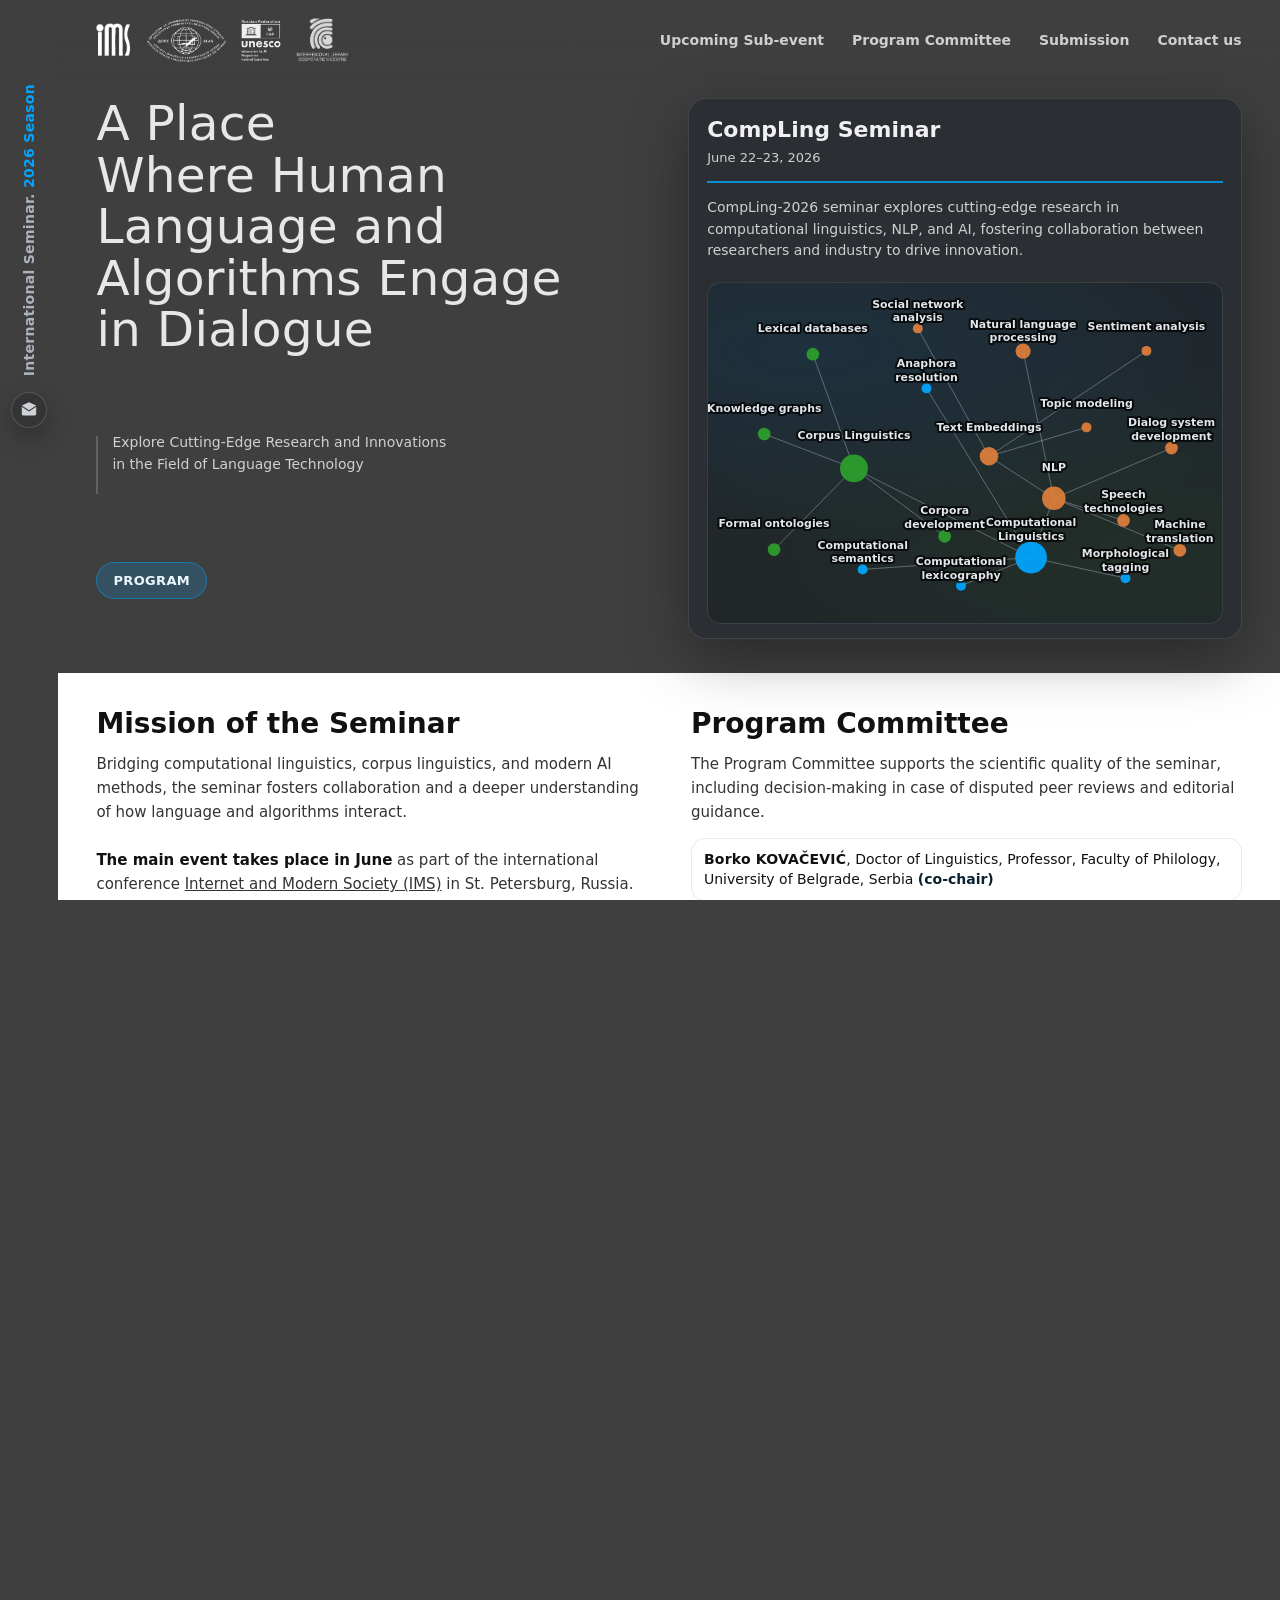
<file: index.html>
<!doctype html>
<html lang="en">
<head>
  <meta charset="utf-8"/>
  <meta name="viewport" content="width=device-width,initial-scale=1"/>
  <title>Seminar CompLing</title>
  <script src="d3.v7.min.js"></script>

  <style>
    :root{
      --bg:#3f3f3f;
      --fg:#eaeaea;
      --muted:#cfcfcf;
      --muted2:#9aa3ad;
      --panel: rgba(40,44,50,.82);

      --blue:#00A6FF;
      --green:#2CA02C;
      --orange:#DF7F3B;

      --pad: clamp(16px, 3vw, 42px);
      --radius: 18px;
      --shadow: 0 18px 60px rgba(0,0,0,.35);

      --railW: 58px;
      --heroTop: 84px;
    }

    *{ box-sizing:border-box; }
    html, body { height:100%; overflow-x:hidden; }
    body{
      margin:0;
      font-family: system-ui, -apple-system, Segoe UI, Roboto, Arial, sans-serif;
      background: var(--bg);
      color: var(--fg);
    }
    a{ color: inherit; }
    a:hover{ text-decoration: underline; }

    /* ===== Left rail ===== */
    .rail{
      position: fixed;
      left: 0;
      top: var(--heroTop);
      width: var(--railW);
      height: calc(100vh - var(--heroTop));
      z-index: 20;
      display:flex;
      align-items:flex-start;
      justify-content:center;
      pointer-events:none;
    }
    .rail__stack{
      display:flex;
      flex-direction: column;
      align-items: center;
      gap: 16px;
      pointer-events:auto;
    }
    

    .rail__label{
      writing-mode: vertical-rl;
      transform: rotate(180deg);
      font-weight: 700;
      letter-spacing: .3px;
      font-size: 14px;
      color: rgba(185,192,204,.90);
      user-select:none;
    }
    .rail__label span{ color: var(--blue); font-weight: 800; }
    .rail__mail{
      width: 36px;
      height: 36px;
      border-radius: 999px;
      display:grid;
      place-items:center;
      border: 1px solid rgba(255,255,255,.16);
      background: rgba(0,0,0,.16);
      box-shadow: 0 10px 24px rgba(0,0,0,.25);
      transition: transform .12s ease, opacity .12s ease;
      text-decoration:none;
    }
    .rail__mail:hover{ transform: translateY(-1px); text-decoration:none; }
    .rail__mail:active{ transform: translateY(0); opacity:.92; }
    .rail__mail svg{ width: 18px; height: 18px; opacity: .9; }

    /* ===== Top nav ===== */
    .nav{
      position: sticky;
      top: 0;
      z-index: 10;
      padding: 18px var(--pad);
      margin-left: var(--railW);
      background: linear-gradient(180deg, rgba(63,63,63,.96), rgba(63,63,63,0));
      backdrop-filter: blur(2px);
    }
    .nav__inner{
      display:flex;
      align-items: center;
      justify-content: space-between;
      gap: 28px;
      font-weight: 650;
      color: var(--muted);
      font-size: 14px;
      flex-wrap: wrap;
    }
    .nav__inner-sec{
      display:flex;
      justify-content:flex-end;
      gap: 28px;
      font-weight: 650;
      color: var(--muted);
      font-size: 14px;
      flex-wrap: wrap;
    }
    .nav__logos{
  display: flex;
  align-items: center;
  gap: 14px;
  margin-right: 24px;
  flex: 0 0 auto;
}

.nav__logos img{
  height: 44px;
  width: auto;
  object-fit: contain;
  display: block;
}
    .nav__inner a{
      text-decoration:none;
      color: var(--muted);
      white-space: nowrap;
    }
    .nav__inner a:hover{ text-decoration: underline; }

    /* ===== HERO ===== */
    .hero{
      margin-left: var(--railW);
      padding: 18px var(--pad) 34px;
      display:grid;
      grid-template-columns: minmax(340px, 1fr) minmax(420px, 1fr);
      grid-template-areas:
        "title panel"
        "sub   panel"
        "cta   panel";
      column-gap: clamp(18px, 3vw, 40px);
      row-gap: 18px;
      align-items:start;
    }
    .hero > *{ min-width:0; }

    .utpTitle{ grid-area:title; max-width: 860px; }
    .utpSub{ grid-area:sub; max-width: 760px; }
    .utpCta{ grid-area:cta; max-width: 760px; }
    .panel{ grid-area:panel; }

    .utpTitle h1{
      margin: 0;
      font-weight: 300;
      letter-spacing: .2px;
      line-height: 1.06;
      font-size: clamp(38px, 3.8vw, 64px);
      color: #e7e7e7;
      text-wrap: balance;
    }

    .subrow{
      margin-top: clamp(10px, 2.2vw, 18px);
      display:flex;
      gap: 14px;
      align-items:flex-start;
      max-width: 640px;
    }
    .subrow .bar{
      width: 2px;
      height: 58px;
      background: rgba(255,255,255,.18);
      margin-top: 4px;
      flex: 0 0 auto;
    }
    .subrow .txt{
      font-size: 14px;
      line-height: 1.55;
      color: #d0d0d0;
    }

    .cta{
      margin-top: 10px;
      display:flex;
      flex-direction: column;
      gap: 8px;
    }
    .cta-btn{
      width: max-content;
      background: transparent;
      border: 0;
      padding: 10px 0 8px;
      cursor: pointer;
      color: #e7e7e7;
      font-weight: 850;
      letter-spacing: .35px;
      text-transform: uppercase;
      font-size: 13px;
      border-bottom: 2px solid var(--blue);
      transition: transform .12s ease, opacity .12s ease;
    }
    .cta-btn:hover{ transform: translateY(-1px); }
    .cta-btn:active{ transform: translateY(0px); opacity:.9; }
    .cta-note{
      font-size: 12px;
      color: var(--muted2);
    }

    /* Right panel */
    .panel{
      width: 100%;
      max-width: 100%;
      background: var(--panel);
      border-radius: var(--radius);
      box-shadow: var(--shadow);
      border: 1px solid rgba(255,255,255,.10);
      padding: 18px 18px 14px;
      display:flex;
      flex-direction: column;
      gap: 10px;
      min-width:0;
    }
    .panel h2{
      margin: 0;
      font-size: 22px;
      font-weight: 850;
      color:#f0f0f0;
    }
    .panel .date{
      margin-top: -2px;
      font-size: 13px;
      color: var(--muted);
    }
    .panel .rule{
      margin-top: 6px;
      height: 2px;
      width: 100%;
      background: var(--blue);
      opacity: .8;
    }
    .panel .desc{
      margin-top: 4px;
      font-size: 14px;
      line-height: 1.55;
      color: var(--muted);
    }

    .graphCard{
      margin-top: 10px;
      border-radius: calc(var(--radius) - 4px);
      overflow: hidden;
      border: 1px solid rgba(255,255,255,.10);
      background: radial-gradient(900px 320px at 20% 20%, rgba(0,166,255,.10), transparent 60%),
                  radial-gradient(900px 320px at 80% 80%, rgba(44,160,44,.08), transparent 60%),
                  rgba(16,18,22,.35);
      height: clamp(320px, 38vh, 420px);
      position: relative;
      max-width:100%;
    }
    .graphCard svg{
      width:100%;
      height:100%;
      display:block;
      touch-action:none;
      max-width:100%;
    }

    .g-link{ stroke: rgba(190,200,210,.40); stroke-width: 1; }
    .g-node{ cursor: grab; }
    .g-node:active{ cursor: grabbing; }
    .g-label{
      font-size: 12px;
      font-weight: 650;
      fill: rgba(238,242,247,.95);
      paint-order: stroke fill;
      stroke: rgba(0,0,0,.70);
      stroke-width: 4.2px;
      stroke-linejoin: round;
      pointer-events:none;
      user-select:none;
    }

    /* ===== Responsive ===== */
    @media (max-width: 980px){
      :root{ --heroTop: 76px; }

      .hero{
        grid-template-columns: 1fr;
        grid-template-areas:
          "title"
          "panel"
          "cta"
          "sub";
        row-gap: 16px;
        padding-bottom: 46px;
      }

      .utpSub{ display:none; }

      .graphCard{
        height: min(560px, 56vh);
        min-height: 360px;
      }
    }

    @media (max-width: 520px){
      :root{
        --railW: 46px;
        --heroTop: 70px;
      }
      .nav{ padding: 14px var(--pad); }
      .nav__inner{ gap: 16px; font-size: 13px; }
      .g-label{ font-size: 11px; }
    }

    /* ===== Content sections ===== */
    .section{
      background:#fff;
      color:#111;
      padding: 34px var(--pad);
      margin-left: var(--railW);
      overflow-x: clip;
    }

    .section__inner{
      max-width: none;
      margin: 0;
      width: 100%;
      display:grid;
      grid-template-columns: 1fr minmax(420px, 1fr);
      gap: 44px;
      align-items: start;
    }

    .section h2{
      margin:0 0 12px;
      font-size: 28px;
      font-weight: 850;
    }

    .copy{
      margin:0;
      color:#333;
      line-height:1.6;
      font-size: 15px;
    }
    .copy b{ color:#111; }

    .copy,
    .timeline-subtitle,
    .timeline-content p,
    .contact__copy{
      overflow-wrap: anywhere;
      word-break: break-word;
    }

    a.link-pill{
      display: inline-flex;
      align-items: baseline;
      gap: 8px;
      padding: 4px 10px;
      border-radius: 999px;
      text-decoration: none;
      font-weight: 800;
      border: 1px solid rgba(0,0,0,.10);
      background: rgba(0,166,255,.06);
      color: #0b2233;
      transform: translateY(-1px);
    }
    a.link-pill:hover{
      background: rgba(0,166,255,.10);
      border-color: rgba(0,0,0,.12);
      text-decoration: none;
    }
    a.link-pill:active{ opacity:.92; }

    @media (max-width: 520px){
      a.link-pill{
        display: inline;
        padding: 0;
        border: 0;
        background: transparent;
        border-radius: 0;
        font-weight: 800;
        color: var(--blue);
        text-decoration: underline;
        text-underline-offset: 3px;
      }
    }

    /* ===== Cards ===== */
    .infoCard{
      width: 100%;
      background: #f6f6f6;
      border-radius: 18px;
      padding: 22px 22px 18px;
      border: 1px solid rgba(0,0,0,.08);
      max-width: 100%;
      position: relative;
      overflow: hidden;
    }
    .infoCard::before{
      content:"";
      position:absolute;
      inset: 0;
      background:
        radial-gradient(900px 320px at 20% 20%, rgba(0,166,255,.08), transparent 60%),
        radial-gradient(900px 320px at 80% 80%, rgba(44,160,44,.06), transparent 60%);
      pointer-events:none;
    }
    .infoCard > *{ position: relative; }

    .infoCard-title{
      margin:0;
      font-size: 22px;
      font-weight: 900;
      color:#111;
      letter-spacing: .2px;
    }
    .infoCard-rule{
      margin-top: 10px;
      height: 2px;
      width: 100%;
      background: var(--blue);
      opacity: .8;
    }
    .infoCard-copy{
      margin: 10px 0 0;
      color:#333;
      line-height:1.55;
      font-size: 14px;
    }

    .people{
      margin: 14px 0 0;
      padding: 0;
      list-style: none;
      display: grid;
      gap: 10px;
      max-width: 100%;
    }
    .people li{
      padding: 10px 12px;
      border-radius: 14px;
      border: 1px solid rgba(0,0,0,.08);
      background: rgba(255,255,255,.70);
      color:#111;
      line-height: 1.45;
      font-size: 14px;
    }
    .people b{
      font-weight: 900;
      letter-spacing: .2px;
    }

    .bullets{
      margin: 12px 0 0;
      padding-left: 18px;
      color:#333;
      line-height: 1.6;
      font-size: 15px;
    }
    .bullets li{ margin: 8px 0; }

    .asideStack{
      display: grid;
      gap: 16px;
      align-content: start;
    }

    /* ===== Program Committee: arrow pager ===== */
    .pcPager{
      display:flex;
      align-items:center;
      justify-content: space-between;
      gap: 10px;
      margin-top: 12px;
      max-width: 100%;
    }
    .pcPager__btn{
      appearance:none;
      border: 1px solid rgba(0,0,0,.12);
      background: rgba(255,255,255,.78);
      color:#111;
      border-radius: 999px;
      width: 42px;
      height: 42px;
      display:grid;
      place-items:center;
      cursor:pointer;
      transition: transform .12s ease, opacity .12s ease;
      flex: 0 0 auto;
    }
    .pcPager__btn:hover{ transform: translateY(-1px); }
    .pcPager__btn:active{ transform: translateY(0); opacity: .92; }
    .pcPager__btn:disabled{
      opacity: .45;
      cursor: default;
      transform: none;
    }
    .pcPager__btn svg{ width: 18px; height: 18px; }
    .pcPager__meta{
      font-size: 13px;
      color:#444;
      font-weight: 750;
      letter-spacing: .2px;
      text-align:center;
      flex: 1 1 auto;
      user-select:none;
    }

    /* ===== Timeline card (Zakharov.Day) ===== */
    .timeline{
      width: 100%;
      background: #f6f6f6;
      border-radius: 18px;
      padding: 22px 22px 18px;
      border: 1px solid rgba(0,0,0,.08);
      max-width: 100%;
    }
    .timeline-title{
      margin:0;
      font-size: 40px;
      line-height: 1.05;
      letter-spacing:.2px;
      color: #2bbf3b;
    }

    .timeline-subtitle{
      margin: 12px 0 0;
      color:#333;
      line-height:1.6;
      font-size: 15px;
    }
    .timeline-section-title{
      margin: 16px 0 10px;
      font-size: 16px;
      font-weight: 850;
      color:#111;
    }
    .timeline-event{
      display:grid;
      grid-template-columns: 18px 1fr;
      gap: 12px;
      align-items:flex-start;
      padding: 10px 0;
    }
    .timeline-point{
      width: 10px;
      height: 10px;
      border-radius: 999px;
      background: #2bbf3b;
      margin-top: 6px;
    }
    .timeline-content .timeline-date{
      font-weight: 850;
      color:#111;
      font-size: 14px;
      margin-bottom: 2px;
    }
    .timeline-content p{
      margin:0;
      color:#333;
      line-height:1.55;
      font-size: 14px;
    }
    .button--alternate{
      display:inline-block;
      margin-top: 10px;
      padding: 10px 14px;
      border-radius: 999px;
      border: 1px solid rgba(0,0,0,.12);
      background: #fff;
      color:#111;
      font-weight: 800;
      text-decoration:none;
      transition: transform .12s ease, opacity .12s ease;
      max-width: 100%;
    }
    .button--alternate:hover{ text-decoration:none; transform: translateY(-1px); }
    .button--alternate:active{ transform: translateY(0px); opacity:.9; }

    @media (max-width: 980px){
      .section__inner{
        grid-template-columns: 1fr;
        gap: 26px;
      }
      .timeline-title{ font-size: 34px; }
    }

    /* ===== Mobile: remove rail offset so nothing "sticks to the right" ===== */
    @media (max-width: 720px){
      .rail{ display:none; }
      .nav, .hero, .section, .contact{ margin-left: 0 !important; }
    }

    /* ===== Contact section ===== */
    .contact{
      margin-left: var(--railW);
      background: var(--bg);
      color: var(--fg);
      padding: 64px var(--pad);
      overflow-x: clip;
    }
    .contact__inner{
      max-width: 900px;
      margin: 0 auto;
      background: var(--panel);
      border: 1px solid rgba(255,255,255,.10);
      border-radius: 18px;
      box-shadow: var(--shadow);
      padding: 26px;
      max-width: 100%;
    }
    .contact h2{
      margin:0 0 10px;
      font-size: 28px;
      font-weight: 850;
    }
    .contact__copy{
      margin:0 0 18px;
      color: rgba(238,242,247,.85);
      line-height: 1.55;
      font-size: 14px;
    }
    .form{
      display:grid;
      grid-template-columns: 1fr 1fr;
      gap: 14px;
      max-width: 100%;
    }
    .form .full{ grid-column: 1 / -1; }
    label{
      display:block;
      font-size: 13px;
      color: rgba(238,242,247,.82);
      margin-bottom: 6px;
      font-weight: 650;
    }
    input, textarea{
      width: 100%;
      border-radius: 12px;
      border: 1px solid rgba(255,255,255,.14);
      background: rgba(0,0,0,.20);
      padding: 10px 12px;
      color: #f1f1f1;
      outline: none;
      font-size: 14px;
      max-width: 100%;
    }
    textarea{ resize: vertical; min-height: 120px; }
    input:focus, textarea:focus{ border-color: rgba(0,166,255,.55); }
    .submitRow{
      grid-column: 1 / -1;
      display:flex;
      justify-content:flex-start;
      align-items:center;
      gap: 12px;
      margin-top: 6px;
      flex-wrap: wrap;
    }
    .button--white{
      padding: 10px 16px;
      border-radius: 999px;
      border: 0;
      cursor:pointer;
      background: #fff;
      color:#111;
      font-weight: 850;
      transition: transform .12s ease, opacity .12s ease;
      max-width: 100%;
    }
    .button--white:hover{ transform: translateY(-1px); }
    .button--white:active{ transform: translateY(0); opacity:.92; }

    @media (max-width: 720px){
      .form{ grid-template-columns: 1fr; }
    }

    @media (max-width: 520px){
      .section, .contact{
        padding-left: 16px;
        padding-right: 16px;
      }
      .contact__inner{ padding: 18px; }
      .timeline{ padding: 18px; }
      .infoCard{ padding: 18px; }
      .people li{ padding: 10px 10px; }
    }

    /* Popup */
    .popup.hidden{ display:none; }
    .popup{
      position: fixed;
      inset: 0;
      background: rgba(0,0,0,.55);
      display:grid;
      place-items:center;
      z-index: 50;
      padding: 16px;
    }
    .popup-content{
      width: min(520px, 100%);
      background: #fff;
      color: #111;
      border-radius: 18px;
      box-shadow: 0 30px 90px rgba(0,0,0,.45);
      padding: 20px 20px 18px;
      position: relative;
    }
    .close-button{
      position:absolute;
      right: 14px;
      top: 10px;
      font-size: 26px;
      line-height: 1;
      cursor:pointer;
      color:#666;
      user-select:none;
    }
    .popup-text h2{
      margin: 0 0 6px;
      font-size: 20px;
      font-weight: 900;
    }
    .popup-text p{
      margin: 0 0 14px;
      color:#333;
      line-height: 1.5;
      font-size: 14px;
    }
    .okIcon{
      width: 44px;
      height: 44px;
      border-radius: 999px;
      display:grid;
      place-items:center;
      background: rgba(44,160,44,.12);
      border: 1px solid rgba(44,160,44,.25);
      color: #2CA02C;
      font-weight: 900;
      font-size: 22px;
    }

    .cta--dual{
  gap: 12px;
}

.cta-btn{
  display: inline-block;
  width: max-content;

  padding: 10px 16px;
  border-radius: 999px;

  font-size: 13px;
  font-weight: 850;
  letter-spacing: .35px;
  text-transform: uppercase;

  border: 1px solid transparent;
  text-decoration: none;
  cursor: pointer;

  transition: transform .12s ease, opacity .12s ease, background .12s ease;
}

.cta-btn:hover{ transform: translateY(-1px); }
.cta-btn:active{ transform: translateY(0); opacity:.9; }

/* Zakharov.Day — зелёная */
.cta-btn--green{
  background: rgba(44,160,44,.18);
  border-color: rgba(44,160,44,.45);
  color: #eaffea;
}

.cta-btn--green:hover{
  background: rgba(44,160,44,.28);
}

/* Main event submission — голубая */
.cta-btn--blue{
  background: rgba(0,166,255,.18);
  border-color: rgba(0,166,255,.45);
  color: #eaf6ff;
}

.cta-btn--blue:hover{
  background: rgba(0,166,255,.28);
}

 

  </style>
</head>

<body>
  <!-- Left rail -->
  <aside class="rail" aria-label="Left rail">
    <div class="rail__stack">
      <div class="rail__label">International Seminar. <span> 2026 Season</span></div>
      
      <a class="rail__mail" href="mailto:ims-compling@yandex.ru" title="ims-compling@yandex.ru" aria-label="Email ims-compling@yandex.ru">
        <svg xmlns="http://www.w3.org/2000/svg" viewBox="0 0 20 20" fill="rgba(238,242,247,.92)" aria-hidden="true">
          <path d="M2,6.5 L2,14.5 C2,15.328 2.672,16 3.5,16 L16.5,16 C17.328,16 18,15.328 18,14.5 L18,6.5 L10,11.75 L2,6.5 Z M2,5 L10,10.25 L18,5 L10,1.25 L2,5 Z"/>
        </svg>
      </a>
    </div>
  </aside>

  <!-- Top nav -->
  <div class="nav">
    <div class="nav__inner">
      <div class="nav__logos" aria-label="Organisers">
  <img src="ims-logo.png" alt="IMS">
  <img src="DPLS.png" alt="DPLS">
  <img src="./UNESCO_bw.png" alt="UNESCO">
  <img src="./mcbs_bw.png" alt="UNESCO">
</div> 
<div class="nav__inner-sec">
      <a href="#dates">Upcoming Sub-event</a>
      <a href="#committee">Program Committee</a>
      <a href="#submission">Submission</a>
      <a href="#contact">Contact us</a></div>
    </div>
  </div>

  <!-- Hero -->
  <main class="hero">
    <section class="utpTitle">
      <h1>
        A Place<br/>
        Where Human<br/>
        Language and<br/>
        Algorithms Engage<br/>
        in Dialogue
      </h1>
    </section>

    <section class="utpSub">
      <div class="subrow">
        <div class="bar"></div>
        <div class="txt">
          Explore Cutting-Edge Research and Innovations<br/>
          in the Field of Language Technology
        </div>
      </div>
    </section>

    <section class="utpCta">
      <div class="cta cta--dual">
        <!--
        <button class="cta-btn cta-btn--green" id="ctaAttend" type="button">
          Attend Zakharov.Day (March)
        </button>
        -->

        <a class="cta-btn cta-btn--blue"
           href="IMS-2026_CompLing_schedule.html">
           Program
        </a>
      </div>

    </section>

    <aside class="panel" aria-label="Seminar panel">
      <h2>CompLing Seminar</h2>
      <div class="date">June 22–23, 2026</div>
      <div class="rule"></div>
      <div class="desc">
        CompLing-2026 seminar explores cutting-edge research in computational linguistics,
        NLP, and AI, fostering collaboration between researchers and industry to drive innovation.
      </div>

      <div class="graphCard" id="graphHost" aria-label="Interactive graph">
        <svg id="graphSvg"></svg>
      </div>
    </aside>
  </main>

  <!-- Mission + Program Committee -->
  <section class="section" id="mission">
    <div class="section__inner">
      <!-- Left: Mission -->
      <div>
        <h2>Mission of the Seminar</h2>
        <p class="copy">
          Bridging computational linguistics, corpus linguistics, and modern AI methods, the seminar fosters collaboration and a deeper understanding of how language and algorithms interact.
          <br/><br/>
          <b>The main event takes place in June</b> as part of the international conference
          <a href="https://ims.itmo.ru/eng/" target="_blank" rel="noopener">Internet and Modern Society (IMS)</a> in St. Petersburg, Russia.
          <br/><br/>
          The seminar is intended for linguists, data scientists, and industry professionals working with language technologies.
          <br/><br/>
          If you are interested in joining the seminar as a reviewer, <br> please fill out the
          <a class="link-pill" href="https://forms.gle/8EGDekjKeCAWWMjQ6" target="_blank" rel="noopener">application form →</a>
      
          <br/><br/>
          The submission process for presenting a paper is described below:<br>
          <a class="link-pill" href="#submission">Go to Submission →</a>

        </p>
      </div>

      <!-- Right: Program Committee (render-pager list) -->
      <div id="committee" tabindex="-1">
        <h2>Program Committee</h2>
        <p class="copy">
          The Program Committee supports the scientific quality of the seminar, including decision-making in case of disputed peer reviews and editorial guidance.
        </p>

        <template id="pcItems">
          <li><b>Borko KOVAČEVIĆ</b>, Doctor of Linguistics, Professor, Faculty of Philology, University of Belgrade, Serbia <span style="color:#0b2233; font-weight:850;">(co-chair)</span></li>
          <li><b>Anna CHIZHIK</b>, PhD, Associate Professor of the Information Systems in Art and Humanities Department at the Saint-Petersburg State University, Russia <span style="color:#0b2233; font-weight:850;">(co-chair)</span></li>
          <li><b>Maria ZAKHAROVA</b>, Expert, NP “PRIOR North-West”, Russia</li>
          <li><b>Maria TIMOFEEVA</b>, Doctor of Philology, Professor, Department of Applied and Fundamental Linguistics, Faculty of Humanities, Novosibirsk State University</li>
          <li><b>Elena YAGUNOVA</b>, Doctor of Philology, Professor, Faculty of Arts, Saint Petersburg State University, Russia</li>
          <li><b>Katarina ČOKRLIĆ</b>, University of Bologna, Italy</li>
          <li><b>Olga MITROFANOVA</b>, PhD, Associate Professor of the Mathematical Linguistics Department at the Saint-Petersburg State University, Russia</li>
          <li><b>Anatoly FEFELOV</b>, Candidate of Philology, Expert at NP “PRIOR North-West”</li>
          <li><b>Olga LYASHEVSKAYA</b>, PhD, Professor of the School of Linguistics at the National Research University Higher School of Economics, Russia</li>
          <li><b>Mikhail ALEXANDROV</b>, PhD, Associate Professor, Russian Presidential Academy of National Economy, Russia</li>
          <li><b>Natalia LOUKACHEVITCH</b>, Doctor of Sciences, Leading Researcher of Lomonosov Moscow State University, Russia</li>
          <li><b>Alexander PIPERSKI</b>, PhD, Research Associate, University of Erlangen–Nuremberg, Germany</li>
        </template>

        <ul class="people" id="pcList" aria-label="Program Committee list"></ul>

        <div class="pcPager" aria-label="Program Committee pagination">
          <button class="pcPager__btn" type="button" id="pcPrev" aria-label="Previous page">
            <svg viewBox="0 0 20 20" fill="none" aria-hidden="true">
              <path d="M12.5 4.5L7.5 10l5 5.5" stroke="currentColor" stroke-width="2.2" stroke-linecap="round" stroke-linejoin="round"/>
            </svg>
          </button>

          <div class="pcPager__meta" id="pcMeta" aria-live="polite"></div>

          <button class="pcPager__btn" type="button" id="pcNext" aria-label="Next page">
            <svg viewBox="0 0 20 20" fill="none" aria-hidden="true">
              <path d="M7.5 4.5L12.5 10l-5 5.5" stroke="currentColor" stroke-width="2.2" stroke-linecap="round" stroke-linejoin="round"/>
            </svg>
          </button>
        </div>
      </div>
    </div>
  </section>

  <!-- Submission -->
  <section class="section" id="submission">
    <div class="section__inner">
      <div>
        <h2>Submission</h2>
        <ul class="bullets" aria-label="Presentation format">
          <li>
            <b>Two types of submissions are foreseen</b>: (1) <b>title and abstract only</b> for a talk <b>without publication</b> (this must be indicated in the abstract), and (2) <b>title, abstract, and full paper</b> for publication.
          </li>
          
          <li>
            <b>Presentation time</b>: short talk (10 min) / long talk (15–20 min).
          </li>
        </ul>



        <ul class="bullets" aria-label="Submission requirements">
          <li><b>Submission deadline</b>: 10 April 2026</li>
          <li>
            Contributions intended for publication must be submitted in the form of a
            <b>full research paper (12-15 pages)</b> and must present original unpublished work.
          </li>
          <li>Manuscripts submitted to the <b>CompLing-2026</b> workshop must be prepared using the <b>Springer template</b>.</li>
          <li>
            All submissions must be done via the <b>Microsoft CMT</b> system. Detailed instructions on how to submit, as well as links to the required template, are available on <a href="https://ims.itmo.ru/submission.html" target="_blank" rel="noopener">the IMS-2026 submission page (in Russian)</a>.
          </li>
        </ul>
      </div>

      <div class="asideStack" aria-label="Submission side cards">
        <aside class="infoCard" aria-label="Submission quick links">
          <h3 class="infoCard-title">Quick access</h3>
          <div class="infoCard-rule"></div>
          <p class="infoCard-copy">
            IMS-2026 submission page (in Russian): <br>
            <a class="link-pill" href="https://ims.itmo.ru/submission.html" target="_blank" rel="noopener">Open page →</a>
            <br/><br/>
            The submission link (Microsoft CMT): <br>
            <a class="link-pill" href="https://cmt3.research.microsoft.com/ITMOIMS2026/" target="_blank" rel="noopener">CMT submission page →</a>

          </p>
        </aside>

        <aside class="infoCard" aria-label="Review process">
          <h3 class="infoCard-title">Review process</h3>
          <div class="infoCard-rule"></div>
          <p class="infoCard-copy">
            Submissions are considered under a <b>triple-blind peer review</b> model and evaluated based on relevance, clarity, methodological soundness, and contribution to the field.
          </p>
        </aside>
      </div>
    </div>
  </section>

  <!-- Zakharov.Day (ID kept for CTA/nav: #dates) -->
  <section class="section" id="dates">
    <div class="section__inner">
      <div>
        <h2>Zakharov.Day</h2>
        <p class="copy">
          A complementary meetup is held online in <b>March</b> and focuses on corpus-based and computational approaches to language.
          <br/><br/>
          Zakharov.Day is an open forum for sharing research ideas, ongoing work, methodological insights, and applied studies in language technology.
        </p>
      </div>

      <div class="timeline">
        <h1 class="timeline-title">Zakharov.Day</h1>

        <p class="timeline-subtitle">
         The meetup took place online on <b>March 13, 2026</b>. Researchers, practitioners, and students participated with short talks on corpus and computational linguistics. 
          The event provided an opportunity to exchange perspectives, discuss current challenges, and engage with the community in an informal, focused format.
          </p>
         <!--
          <h3 class="timeline-section-title">Key dates:</h3>
        </div>

        <div class="timeline-event">
          <div class="timeline-point"></div>
          <div class="timeline-content">
            <div class="timeline-date">January 20</div>
            <p>registration opens for both attendees and presenters</p>
          </div>
        </div>

        <div class="timeline-event">
          <div class="timeline-point"></div>
          <div class="timeline-content">
            <div class="timeline-date">March 3</div>
            <p>notification of acceptance or rejection for submitted talks</p>
          </div>
        </div>

        <div class="timeline-event">
          <div class="timeline-point"></div>
          <div class="timeline-content">
            <div class="timeline-date">March 13</div>
            <p>the main meetup event</p>
          </div>
        </div>
      -->

        <a href="https://disk.yandex.ru/d/rC66oFkxD7a6OA"
           target="_blank" rel="noopener" class="button--alternate">
          meetup materials →
        </a>
      </div>
    </div>
  </section>

  <!-- Contact -->
  <section class="contact" id="contact">
    <div class="contact__inner">
      <h2>Contact Us</h2>
      <p class="contact__copy">
        Have questions or need more information about the seminar? Reach out to us using the form below, and we’ll get back to you shortly.
      </p>

      <form class="form" id="contact-form"
            action="https://formspree.io/f/xkgopnqn"
            method="POST"
            onsubmit="submitForm(event)">
        <div class="form-group">
          <label for="name">Your Name</label>
          <input type="text" id="name" name="name" placeholder="Enter your name" required>
        </div>

        <div class="form-group">
          <label for="email">Your Email</label>
          <input type="email" id="email" name="email" placeholder="Enter your email" required>
        </div>

        <div class="form-group full">
          <label for="message">Your Message</label>
          <textarea id="message" name="message" rows="5" placeholder="Enter your message" required></textarea>
        </div>

        <div class="submitRow">
          <button type="submit" class="button--white">Submit</button>
        </div>
      </form>
    </div>
  </section>

  <!-- Success popup -->
  <div id="popup-success" class="popup hidden" role="dialog" aria-modal="true" aria-label="Success">
    <div class="popup-content">
      <span class="close-button" onclick="closePopup()" aria-label="Close">&times;</span>
      <div class="popup-text">
        <h2>Success</h2>
        <p>Your request has been processed successfully.</p>
        <div class="okIcon" aria-hidden="true">✓</div>
      </div>
    </div>
  </div>

  <script>
    // smooth scroll
    (function(){
      const prefersReduced = window.matchMedia && window.matchMedia('(prefers-reduced-motion: reduce)').matches;
      const scrollToId = (id) => {
        const el = document.getElementById(id);
        if (!el) return;
        el.scrollIntoView({ behavior: prefersReduced ? 'auto' : 'smooth', block: 'start' });
      };

      document.getElementById('ctaAttend')?.addEventListener('click', () => scrollToId('dates'));
      document.querySelectorAll('a[href^="#"]').forEach(a => {
        a.addEventListener('click', (e) => {
          const href = a.getAttribute('href');
          if (!href || href === '#') return;
          const id = href.slice(1);
          if (!id) return;
          e.preventDefault();
          scrollToId(id);
        });
      });
    })();

    // Program Committee: robust render-pager (5/5/3)
    (function(){
      const root = document.getElementById("committee");
      if (!root) return;

      const tpl = document.getElementById("pcItems");
      const list = document.getElementById("pcList");
      const prevBtn = document.getElementById("pcPrev");
      const nextBtn = document.getElementById("pcNext");
      const meta = document.getElementById("pcMeta");

      if (!tpl || !list || !prevBtn || !nextBtn || !meta) return;

      const allLis = Array.from(tpl.content.querySelectorAll("li")).map(li => li.cloneNode(true));
      const total = allLis.length;

      const pageSizes = [5, 5, 3];
      const pages = [];
      let cursor = 0;
      for (const size of pageSizes){
        const slice = allLis.slice(cursor, cursor + size);
        if (slice.length) pages.push(slice);
        cursor += size;
      }

      let idx = 0;

      function rangeText(i){
        const start = pageSizes.slice(0, i).reduce((a,b)=>a+b, 0) + 1;
        const end = Math.min(total, start + pages[i].length - 1);
        return `${i+1}/${pages.length} \u2022 Showing ${start}\u2013${end} of ${total}`;
      }

      function render(i){
        idx = Math.max(0, Math.min(pages.length - 1, i));
        list.innerHTML = "";
        pages[idx].forEach(li => list.appendChild(li.cloneNode(true)));

        meta.textContent = rangeText(idx);
        prevBtn.disabled = (idx === 0);
        nextBtn.disabled = (idx === pages.length - 1);
      }

      prevBtn.addEventListener("click", () => render(idx - 1));
      nextBtn.addEventListener("click", () => render(idx + 1));

      root.addEventListener("keydown", (e) => {
        if (e.key === "ArrowLeft") render(idx - 1);
        if (e.key === "ArrowRight") render(idx + 1);
      });

      render(0);
    })();

    // Contact form submit
    async function submitForm(event){
      event.preventDefault();
      const form = event.target;
      try{
        const res = await fetch(form.action, {
          method: form.method || "POST",
          body: new FormData(form),
          headers: { "Accept": "application/json" }
        });
        if (res.ok){
          form.reset();
          openPopup();
        } else {
          form.submit();
        }
      }catch{
        form.submit();
      }
    }
    function openPopup(){
      const p = document.getElementById("popup-success");
      p.classList.remove("hidden");
      p.addEventListener("click", onOverlayClick);
      document.addEventListener("keydown", onEsc);
    }
    function closePopup(){
      const p = document.getElementById("popup-success");
      p.classList.add("hidden");
      p.removeEventListener("click", onOverlayClick);
      document.removeEventListener("keydown", onEsc);
    }
    function onOverlayClick(e){
      if (e.target?.id === "popup-success") closePopup();
    }
    function onEsc(e){
      if (e.key === "Escape") closePopup();
    }

    // Graph (bounded + draggable)
    (function(){
      const host = document.getElementById("graphHost");
      const svg = d3.select("#graphSvg");
      if (!host || !svg.node()) return;

      const COLORS = {
        0: css("--blue"),
        1: css("--green"),
        2: css("--orange"),
      };
      function css(name){ return getComputedStyle(document.documentElement).getPropertyValue(name).trim(); }

      const NODES0 = [
        { id: "Computational Linguistics", group: 0, weight: 30 },
        { id: "Corpus Linguistics", group: 1, weight: 25 },
        { id: "NLP", group: 2, weight: 20 },
        { id: "Text Embeddings", group: 2, weight: 15 },
        { id: "Natural language processing", group: 2, weight: 12 },
        { id: "Machine translation", group: 2, weight: 10 },
        { id: "Dialog system development", group: 2, weight: 10 },
        { id: "Speech technologies", group: 2, weight: 10 },
        { id: "Morphological tagging", group: 0, weight: 8 },
        { id: "Anaphora resolution", group: 0, weight: 8 },
        { id: "Computational semantics", group: 0, weight: 8 },
        { id: "Computational lexicography", group: 0, weight: 8 },
        { id: "Corpora development", group: 1, weight: 10 },
        { id: "Lexical databases", group: 1, weight: 10 },
        { id: "Knowledge graphs", group: 1, weight: 10 },
        { id: "Formal ontologies", group: 1, weight: 10 },
        { id: "Topic modeling", group: 2, weight: 8 },
        { id: "Social network analysis", group: 2, weight: 8 },
        { id: "Sentiment analysis", group: 2, weight: 8 },
      ];

      const LINKS0 = [
        { source: "Computational Linguistics", target: "Corpus Linguistics" },
        { source: "Computational Linguistics", target: "Morphological tagging" },
        { source: "Computational Linguistics", target: "Anaphora resolution" },
        { source: "Computational Linguistics", target: "Computational semantics" },
        { source: "Computational Linguistics", target: "Computational lexicography" },
        { source: "Computational Linguistics", target: "NLP" },

        { source: "Corpus Linguistics", target: "Corpora development" },
        { source: "Corpus Linguistics", target: "Lexical databases" },
        { source: "Corpus Linguistics", target: "Knowledge graphs" },
        { source: "Corpus Linguistics", target: "Formal ontologies" },

        { source: "NLP", target: "Text Embeddings" },
        { source: "NLP", target: "Natural language processing" },
        { source: "NLP", target: "Machine translation" },
        { source: "NLP", target: "Dialog system development" },
        { source: "NLP", target: "Speech technologies" },

        { source: "Text Embeddings", target: "Topic modeling" },
        { source: "Text Embeddings", target: "Social network analysis" },
        { source: "Text Embeddings", target: "Sentiment analysis" },
      ];

      function split2(str, maxLen){
        if (str.length <= maxLen) return [str];
        const parts = str.split(/\s+/).filter(Boolean);
        if (parts.length < 2) return [str];
        let best = null;
        for (let i=1;i<parts.length;i++){
          const a = parts.slice(0,i).join(" ");
          const b = parts.slice(i).join(" ");
          const score = Math.max(a.length,b.length);
          if (!best || score < best.score) best = {a,b,score};
        }
        return [best.a, best.b];
      }

      function boundaryForce(width, height, pad){
        let nodes;
        function force(){
          for (const n of nodes){
            const rr = (n._boundR ?? 10);
            n.x = Math.max(pad + rr, Math.min(width  - pad - rr, n.x));
            n.y = Math.max(pad + rr, Math.min(height - pad - rr, n.y));
          }
        }
        force.initialize = _ => nodes = _;
        return force;
      }

      let sim = null;
      let ro = null;

      function render(){
        if (sim) sim.stop();
        svg.selectAll("*").remove();

        const rect = host.getBoundingClientRect();
        const width = Math.max(320, Math.floor(rect.width));
        const height = Math.max(260, Math.floor(rect.height));
        svg.attr("viewBox", `0 0 ${width} ${height}`);

        const nodes = NODES0.map(d => ({...d}));
        const links = LINKS0.map(d => ({...d}));

        const fontPx = width < 520 ? 11 : 12;
        const maxLen = width < 520 ? 18 : 22;

        const r = d3.scaleSqrt()
          .domain(d3.extent(nodes, d => d.weight))
          .range([5, 16]);

        const CHAR_W = fontPx * 0.58;
        const LINE_H = fontPx + 3;
        const PAD = 10;

        nodes.forEach(d => {
          d._lines = split2(d.id, maxLen);
          const maxLine = Math.max(...d._lines.map(s => s.length));
          const w = maxLine * CHAR_W;
          const h = d._lines.length * LINE_H;
          d._labelRadius = Math.sqrt(w*w + h*h)/2 + PAD;
          d._boundR = Math.max(r(d.weight) + 6, d._labelRadius);
        });

        const gLinks = svg.append("g");
        const gNodes = svg.append("g");
        const gLabels = svg.append("g");

        const link = gLinks.selectAll("line")
          .data(links)
          .enter()
          .append("line")
          .attr("class","g-link");

        const node = gNodes.selectAll("circle")
          .data(nodes)
          .enter()
          .append("circle")
          .attr("class","g-node")
          .attr("r", d => r(d.weight))
          .attr("fill", d => COLORS[d.group])
          .attr("opacity", 0.92)
          .call(
            d3.drag()
              .on("start", (e, d) => {
                if (!e.active) sim.alphaTarget(0.25).restart();
                d.fx = d.x; d.fy = d.y;
              })
              .on("drag", (e, d) => {
                d.fx = e.x; d.fy = e.y;
              })
              .on("end", (e, d) => {
                if (!e.active) sim.alphaTarget(0);
                d.fx = null; d.fy = null;
              })
          );

        const label = gLabels.selectAll("text")
          .data(nodes)
          .enter()
          .append("text")
          .attr("class","g-label")
          .style("font-size", fontPx + "px")
          .each(function(d){
            const t = d3.select(this);
            d._lines.forEach((line, i) => {
              t.append("tspan")
                .attr("x", 0)
                .attr("dy", i === 0 ? 0 : LINE_H)
                .text(line);
            });
          });

        const cx = width * 0.52;
        const cy = height * 0.52;
        nodes.forEach((n) => {
          n.x = cx + (Math.random() - 0.5) * width * 0.32;
          n.y = cy + (Math.random() - 0.5) * height * 0.32;
        });

        const targets = {
          0: { x: width * 0.56, y: height * 0.50 },
          1: { x: width * 0.42, y: height * 0.62 },
          2: { x: width * 0.70, y: height * 0.36 },
        };

        const padBox = 14;
        sim = d3.forceSimulation(nodes)
          .force("link", d3.forceLink(links).id(d => d.id).distance(72).strength(0.95))
          .force("charge", d3.forceManyBody().strength(-230))
          .force("collision", d3.forceCollide().radius(d => d._boundR).iterations(2))
          .force("x", d3.forceX(d => targets[d.group].x).strength(0.10))
          .force("y", d3.forceY(d => targets[d.group].y).strength(0.10))
          .force("bounds", boundaryForce(width, height, padBox))
          .alphaDecay(0.035);

        sim.on("tick", () => {
          link
            .attr("x1", d => d.source.x)
            .attr("y1", d => d.source.y)
            .attr("x2", d => d.target.x)
            .attr("y2", d => d.target.y);

          node
            .attr("cx", d => d.x)
            .attr("cy", d => d.y);

          label
            .attr("transform", d => `translate(${d.x}, ${d.y - (r(d.weight) + 16)})`)
            .attr("text-anchor","middle");
        });

        for (let i=0;i<220;i++) sim.tick();
        sim.alpha(0.06).restart();
      }

      render();

      ro?.disconnect?.();
      ro = new ResizeObserver(() => {
        clearTimeout(render._t);
        render._t = setTimeout(render, 120);
      });
      ro.observe(host);
    })();
  </script>
</body>
</html>
</file>
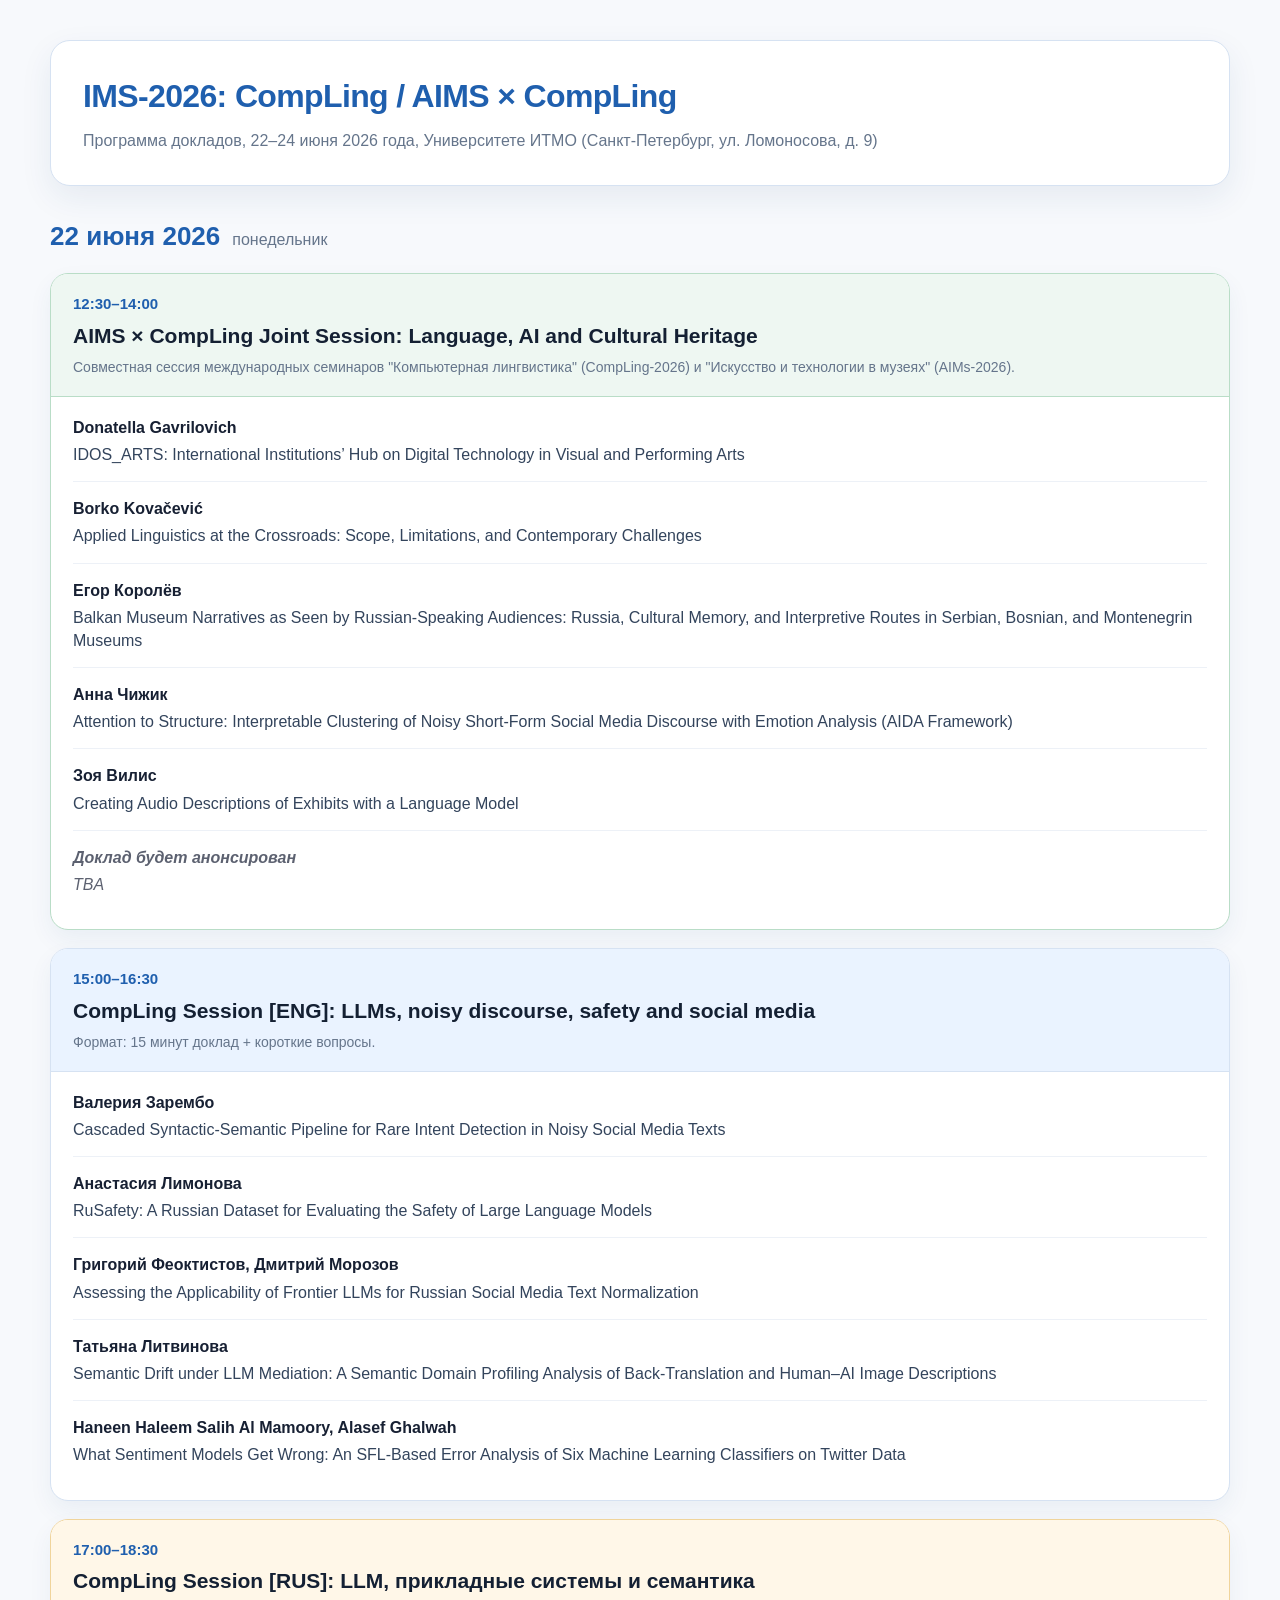
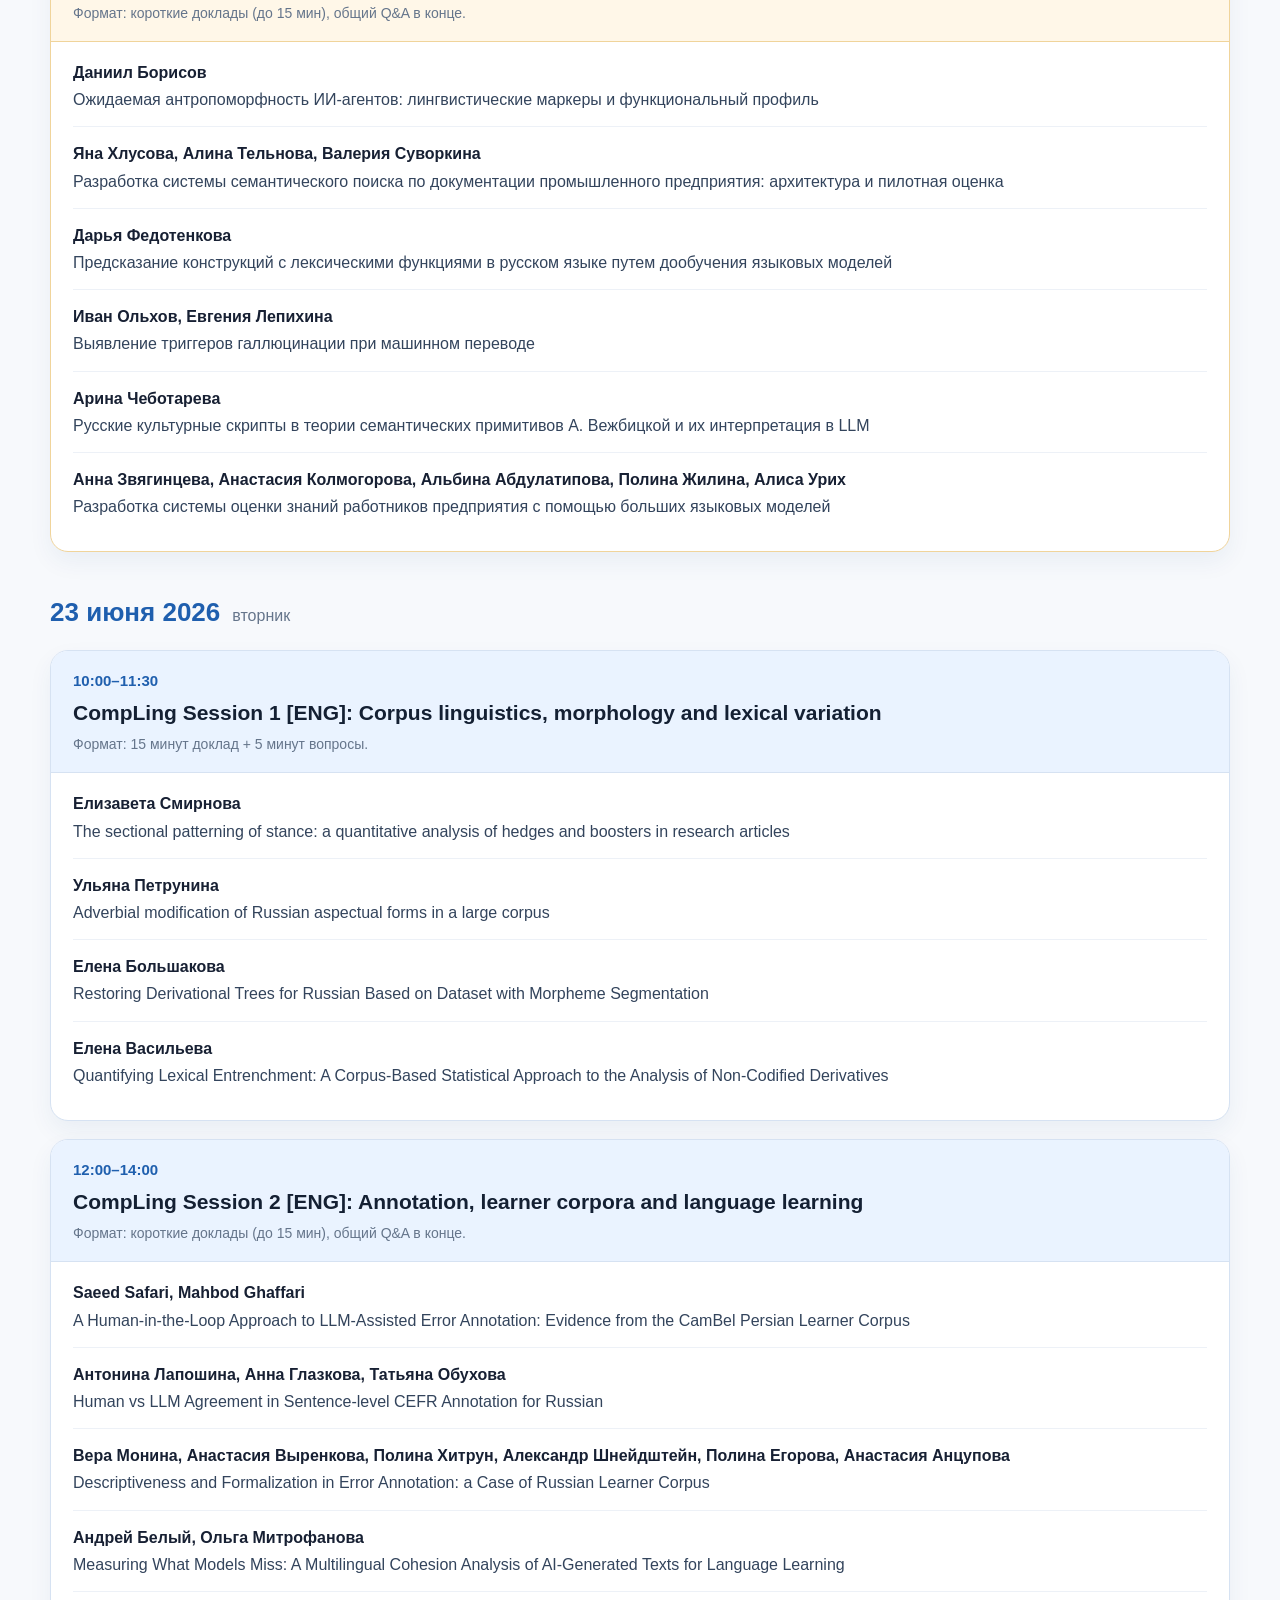
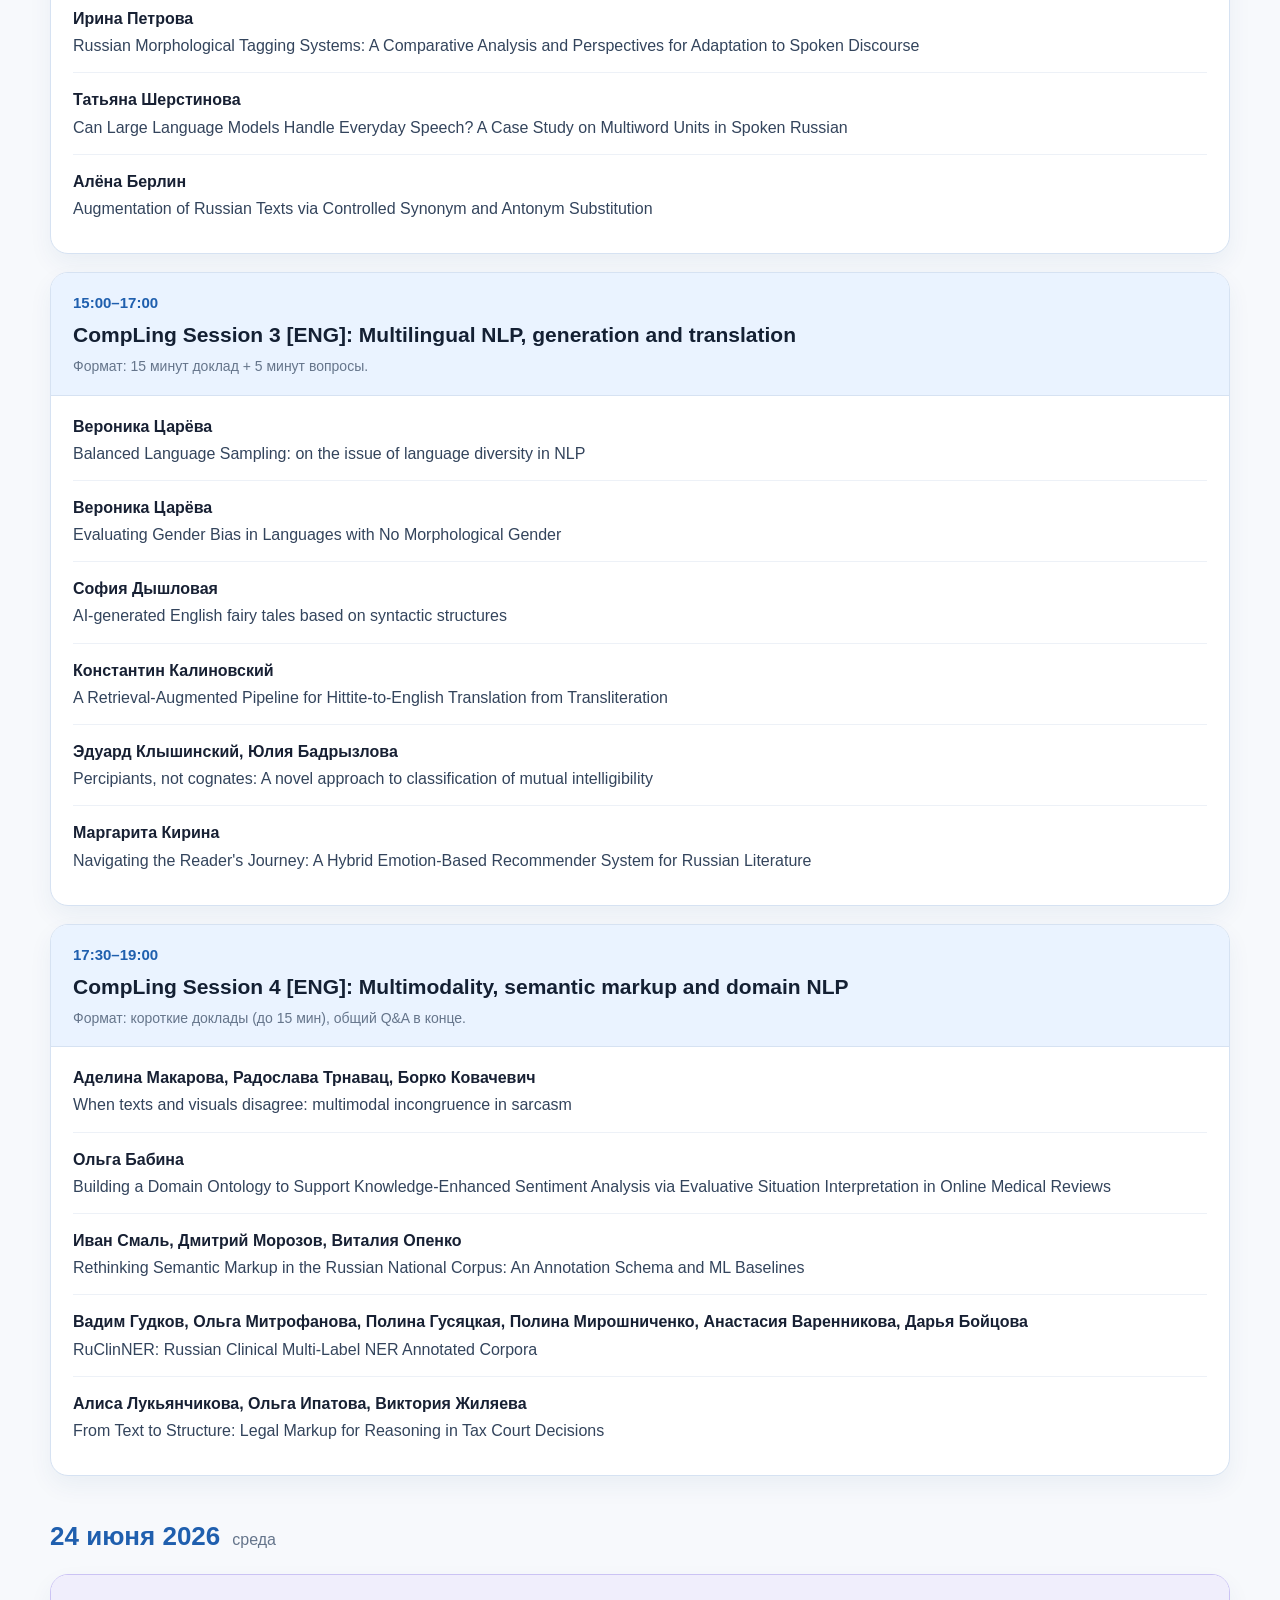
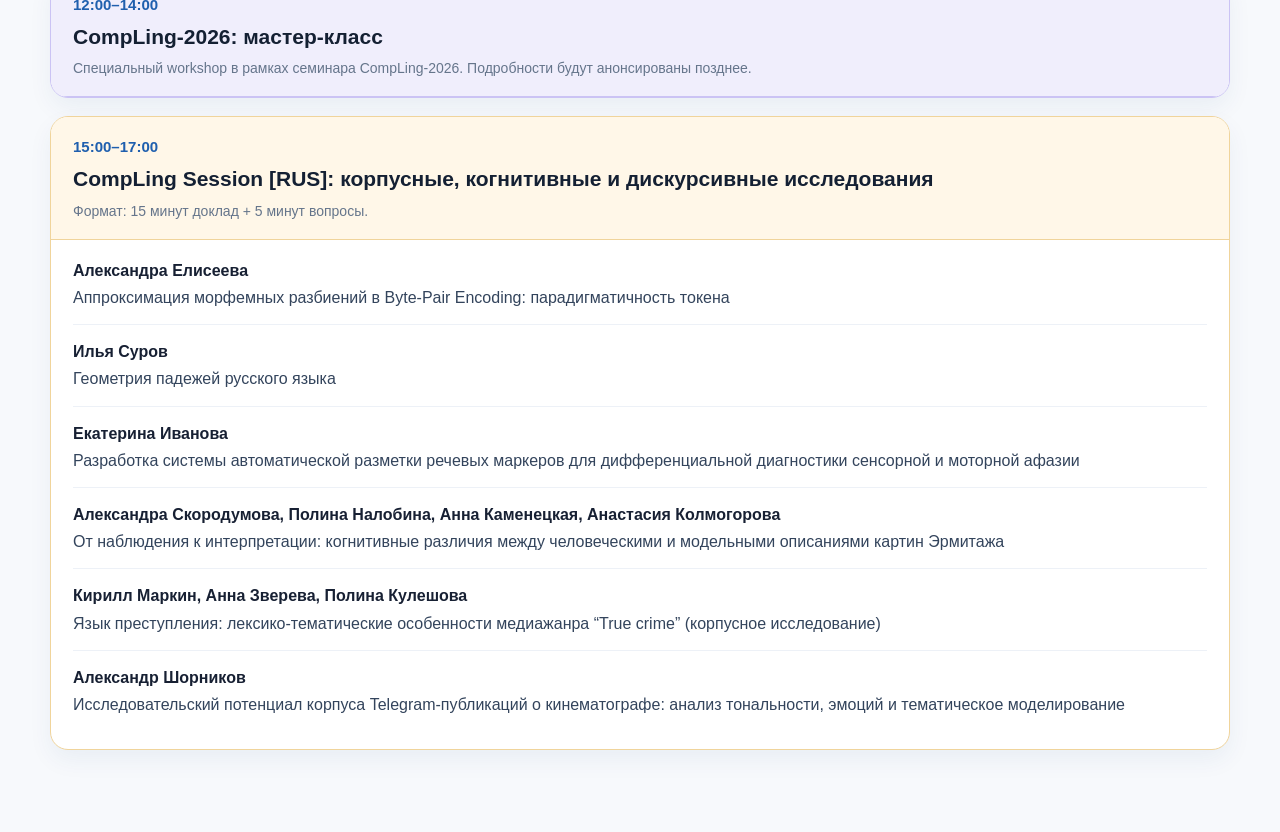
<file: IMS-2026_CompLing_schedule-draft.html>
<!DOCTYPE html>
<html lang="ru">
<head>
  <meta charset="UTF-8" />
  <meta name="viewport" content="width=device-width, initial-scale=1.0" />
  <title>IMS-2026: CompLing Schedule</title>
  <style>
    :root{--blue:#1f5fae;--light:#eaf3ff;--border:#d6e2f2;--text:#1d2430;--muted:#65758b;--bg:#f7f9fc;--white:#fff;--rus:#fff7e8;--rus-border:#f0d49b;--joint:#eef7f2;--joint-border:#b9ddc7;--workshop:#f0eefc;--workshop-border:#cbc3f4}*{box-sizing:border-box}body{margin:0;padding:40px 24px;font-family:Arial,Helvetica,sans-serif;color:var(--text);background:var(--bg);line-height:1.45}.page{max-width:1180px;margin:0 auto}header{margin-bottom:32px;padding:32px;background:var(--white);border:1px solid var(--border);border-radius:20px;box-shadow:0 12px 32px rgba(25,64,120,.08)}h1{margin:0 0 10px;font-size:32px;color:var(--blue);letter-spacing:-.02em}.subtitle{margin:0;color:var(--muted);font-size:16px}.note{margin-top:18px;padding:14px 16px;border-radius:14px;background:#f3f7fd;color:#33445c;font-size:14px}.day{margin:30px 0 42px}.day-title{display:flex;align-items:baseline;gap:12px;margin:0 0 18px;color:var(--blue);font-size:26px}.day-title span{color:var(--muted);font-size:16px;font-weight:400}.grid{display:grid;gap:18px}.session{background:var(--white);border:1px solid var(--border);border-radius:18px;overflow:hidden;box-shadow:0 10px 24px rgba(25,64,120,.06)}.session.joint{border-color:var(--joint-border)}.session.rus{border-color:var(--rus-border)}.session.workshop{border-color:var(--workshop-border)}.session-head{padding:18px 22px;background:var(--light);border-bottom:1px solid var(--border)}.joint .session-head{background:var(--joint);border-bottom-color:var(--joint-border)}.rus .session-head{background:var(--rus);border-bottom-color:var(--rus-border)}.workshop .session-head{background:var(--workshop);border-bottom-color:var(--workshop-border)}.time{display:inline-block;margin-bottom:6px;font-weight:700;color:var(--blue);font-size:15px}.session h3{margin:0;font-size:21px;color:#142033}.format{margin-top:6px;color:var(--muted);font-size:14px}.talks{padding:4px 22px 18px}.talk{padding:15px 0;border-bottom:1px solid #edf1f7}.talk:last-child{border-bottom:none}.speaker{display:block;margin-bottom:4px;font-weight:700;color:#172033}.title{color:#33445c}.placeholder{color:#5c6170;font-style:italic}@media print{body{padding:0;background:white}.page{max-width:none}header,.session{box-shadow:none;break-inside:avoid}.day{break-inside:avoid}}
  </style>
</head>
<body>
<main class="page">
<header>
  <h1>IMS-2026: CompLing / AIMS × CompLing</h1>
  <p class="subtitle">Программа докладов, 22–24 июня 2026 года, Университете ИТМО (Санкт-Петербург, ул. Ломоносова, д. 9)</p>
 
</header>

<section class="day"><h2 class="day-title">22 июня 2026 <span>понедельник</span></h2>
  <div class="grid">
    <article class="session joint">
      <div class="session-head"><span class="time">12:30–14:00</span>
        <h3>AIMS × CompLing Joint Session: Language, AI and Cultural Heritage</h3>
        <div class="format">Совместная сессия международных семинаров "Компьютерная лингвистика" (CompLing-2026) и "Искусство и технологии в музеях" (AIMs-2026).</div>
       </div>
       <div class="talks">
          <div class="talk"><span class="speaker">Donatella Gavrilovich</span><span class="title">IDOS_ARTS: International Institutions’ Hub on Digital Technology in Visual and Performing Arts</span></div>
          <div class="talk"><span class="speaker">Borko Kovačević</span><span class="title">Applied Linguistics at the Crossroads: Scope, Limitations, and Contemporary Challenges</span></div>
          <div class="talk"><span class="speaker">Егор Королёв</span><span class="title">Balkan Museum Narratives as Seen by Russian-Speaking Audiences: Russia, Cultural Memory, and Interpretive Routes in Serbian, Bosnian, and Montenegrin Museums</span></div>
          <div class="talk"><span class="speaker">Анна Чижик</span><span class="title">Attention to Structure: Interpretable Clustering of Noisy Short-Form Social Media Discourse with Emotion Analysis (AIDA Framework)</span></div>
          <div class="talk"><span class="speaker">Зоя Вилис</span><span class="title">Creating Audio Descriptions of Exhibits with a Language Model</span></div>
          <div class="talk"><span class="speaker placeholder">Доклад будет анонсирован</span><span class="title placeholder">TBA</span></div>
       </div>
    </article>

    <article class="session"><div class="session-head"><span class="time">15:00–16:30</span>
      <h3>CompLing Session [ENG]: LLMs, noisy discourse, safety and social media</h3>
      <div class="format">Формат: 15 минут доклад + короткие вопросы.</div></div><div class="talks">
        <div class="talk"><span class="speaker">Валерия Зарембо</span><span class="title">Cascaded Syntactic-Semantic Pipeline for Rare Intent Detection in Noisy Social Media Texts</span></div>
        <div class="talk"><span class="speaker">Анастасия Лимонова</span><span class="title">RuSafety: A Russian Dataset for Evaluating the Safety of Large Language Models</span></div>
        <div class="talk"><span class="speaker">Григорий Феоктистов, Дмитрий Морозов</span><span class="title">Assessing the Applicability of Frontier LLMs for Russian Social Media Text Normalization</span></div>
        <div class="talk"><span class="speaker">Татьяна Литвинова</span><span class="title">Semantic Drift under LLM Mediation: A Semantic Domain Profiling Analysis of Back-Translation and Human–AI Image Descriptions</span></div>
        <div class="talk"><span class="speaker">Haneen Haleem Salih Al Mamoory, Alasef Ghalwah</span><span class="title">What Sentiment Models Get Wrong: An SFL-Based Error Analysis of Six Machine Learning Classifiers on Twitter Data</span></div>
      </div>
    </article>
    <article class="session rus"><div class="session-head"><span class="time">17:00–18:30</span>
      <h3>CompLing Session [RUS]: LLM, прикладные системы и семантика</h3>
      <div class="format">Формат: короткие доклады (до 15 мин), общий Q&A в конце.</div></div><div class="talks">
        <div class="talk"><span class="speaker">Даниил Борисов</span><span class="title">Ожидаемая антропоморфность ИИ-агентов: лингвистические маркеры и функциональный профиль</span></div>
        <div class="talk"><span class="speaker">Яна Хлусова, Алина Тельнова, Валерия Суворкина</span><span class="title">Разработка системы семантического поиска по документации промышленного предприятия: архитектура и пилотная оценка</span></div>
        <div class="talk"><span class="speaker">Дарья Федотенкова</span><span class="title">Предсказание конструкций с лексическими функциями в русском языке путем дообучения языковых моделей</span></div>
        <div class="talk"><span class="speaker">Иван Ольхов, Евгения Лепихина</span><span class="title">Выявление триггеров галлюцинации при машинном переводе</span></div>
        <div class="talk"><span class="speaker">Арина Чеботарева</span><span class="title">Русские культурные скрипты в теории семантических примитивов А. Вежбицкой и их интерпретация в LLM</span></div>
        <div class="talk"><span class="speaker">Анна Звягинцева, Анастасия Колмогорова, Альбина Абдулатипова, Полина Жилина, Алиса Урих</span><span class="title">Разработка системы оценки знаний работников предприятия с помощью больших языковых моделей</span></div>
      </div>
    </article>
  </div></section>
  <section class="day"><h2 class="day-title">23 июня 2026 <span>вторник</span></h2><div class="grid">
    <article class="session"><div class="session-head"><span class="time">10:00–11:30</span>
      <h3>CompLing Session 1 [ENG]: Corpus linguistics, morphology and lexical variation</h3>
      <div class="format">Формат: 15 минут доклад + 5 минут вопросы.</div></div><div class="talks">
        <div class="talk"><span class="speaker">Елизавета Смирнова</span><span class="title">The sectional patterning of stance: a quantitative analysis of hedges and boosters in research articles</span></div>
        <div class="talk"><span class="speaker">Ульяна Петрунина</span><span class="title">Adverbial modification of Russian aspectual forms in a large corpus</span></div>
        <div class="talk"><span class="speaker">Елена Большакова</span><span class="title">Restoring Derivational Trees for Russian Based on Dataset with Morpheme Segmentation</span></div>
        <div class="talk"><span class="speaker">Елена Васильева</span><span class="title">Quantifying Lexical Entrenchment: A Corpus-Based Statistical Approach to the Analysis of Non-Codified Derivatives</span></div>
      </div>
    </article>

    <article class="session"><div class="session-head"><span class="time">12:00–14:00</span>
      <h3>CompLing Session 2 [ENG]: Annotation, learner corpora and language learning</h3>
      <div class="format">Формат: короткие доклады (до 15 мин), общий Q&A в конце.</div></div><div class="talks">
          <div class="talk"><span class="speaker">Saeed Safari, Mahbod Ghaffari</span><span class="title">A Human-in-the-Loop Approach to LLM-Assisted Error Annotation: Evidence from the CamBel Persian Learner Corpus</span></div>
          <div class="talk"><span class="speaker">Антонина Лапошина, Анна Глазкова, Татьяна Обухова</span><span class="title">Human vs LLM Agreement in Sentence-level CEFR Annotation for Russian</span></div>
          <div class="talk"><span class="speaker">Вера Монина, Анастасия Выренкова, Полина Хитрун, Александр Шнейдштейн, Полина Егорова, Анастасия Анцупова</span><span class="title">Descriptiveness and Formalization in Error Annotation: a Case of Russian Learner Corpus</span></div>
          <div class="talk"><span class="speaker">Андрей Белый, Ольга Митрофанова</span><span class="title">Measuring What Models Miss: A Multilingual Cohesion Analysis of AI-Generated Texts for Language Learning</span></div>
          <div class="talk"><span class="speaker">Ирина Петрова</span><span class="title">Russian Morphological Tagging Systems: A Comparative Analysis and Perspectives for Adaptation to Spoken Discourse</span></div>
          <div class="talk"><span class="speaker">Татьяна Шерстинова</span><span class="title">Can Large Language Models Handle Everyday Speech? A Case Study on Multiword Units in Spoken Russian</span></div>
          <div class="talk"><span class="speaker">Алёна Берлин</span><span class="title">Augmentation of Russian Texts via Controlled Synonym and Antonym Substitution</span></div>
      </div>
    </article>

    <article class="session"><div class="session-head"><span class="time">15:00–17:00</span>
      <h3>CompLing Session 3 [ENG]: Multilingual NLP, generation and translation</h3>
      <div class="format">Формат: 15 минут доклад + 5 минут вопросы.</div></div><div class="talks">
          <div class="talk"><span class="speaker">Вероника Царёва</span><span class="title">Balanced Language Sampling: on the issue of language diversity in NLP</span></div>
          <div class="talk"><span class="speaker">Вероника Царёва</span><span class="title">Evaluating Gender Bias in Languages with No Morphological Gender</span></div>
          <div class="talk"><span class="speaker">София Дышловая</span><span class="title">AI-generated English fairy tales based on syntactic structures</span></div>
          <div class="talk"><span class="speaker">Константин Калиновский</span><span class="title">A Retrieval-Augmented Pipeline for Hittite-to-English Translation from Transliteration</span></div>
          <div class="talk"><span class="speaker">Эдуард Клышинский, Юлия Бадрызлова</span><span class="title">Percipiants, not cognates: A novel approach to classification of mutual intelligibility</span></div>
          <div class="talk"><span class="speaker">Маргарита Кирина</span><span class="title">Navigating the Reader's Journey: A Hybrid Emotion-Based Recommender System for Russian Literature</span></div>
       </div>
    </article>

    <article class="session"><div class="session-head"><span class="time">17:30–19:00</span>
      <h3>CompLing Session 4 [ENG]: Multimodality, semantic markup and domain NLP</h3>
      <div class="format">Формат: короткие доклады (до 15 мин), общий Q&A в конце.</div></div><div class="talks">
          <div class="talk"><span class="speaker">Аделина Макарова, Радослава Трнавац, Борко Ковачевич</span><span class="title">When texts and visuals disagree: multimodal incongruence in sarcasm</span></div>
          <div class="talk"><span class="speaker">Ольга Бабина</span><span class="title">Building a Domain Ontology to Support Knowledge-Enhanced Sentiment Analysis via Evaluative Situation Interpretation in Online Medical Reviews</span></div>
          <div class="talk"><span class="speaker">Иван Смаль, Дмитрий Морозов, Виталия Опенко</span><span class="title">Rethinking Semantic Markup in the Russian National Corpus: An Annotation Schema and ML Baselines</span></div>
          <div class="talk"><span class="speaker">Вадим Гудков, Ольга Митрофанова, Полина Гусяцкая, Полина Мирошниченко, Анастасия Варенникова, Дарья Бойцова</span><span class="title">RuClinNER: Russian Clinical Multi-Label NER Annotated Corpora</span></div>
          <div class="talk"><span class="speaker">Алиса Лукьянчикова, Ольга Ипатова, Виктория Жиляева</span><span class="title">From Text to Structure: Legal Markup for Reasoning in Tax Court Decisions</span></div>
      </div>
    </article>

    </div></section>

    <section class="day"><h2 class="day-title">24 июня 2026 <span>среда</span></h2><div class="grid">
    <article class="session workshop"><div class="session-head"><span class="time">12:00–14:00</span>
      <h3>CompLing-2026: мастер-класс</h3><div class="format">Специальный workshop в рамках семинара CompLing-2026. Подробности будут анонсированы позднее.</div></div></article>

    <article class="session rus"><div class="session-head"><span class="time">15:00–17:00</span>
      <h3>CompLing Session [RUS]: корпусные, когнитивные и дискурсивные исследования</h3>
      <div class="format">Формат: 15 минут доклад + 5 минут вопросы.</div></div><div class="talks">
    <div class="talk"><span class="speaker">Александра Елисеева</span><span class="title">Аппроксимация морфемных разбиений в Byte-Pair Encoding: парадигматичность токена</span></div>
    <div class="talk"><span class="speaker">Илья Суров</span><span class="title">Геометрия падежей русского языка</span></div>
    <div class="talk"><span class="speaker">Екатерина Иванова</span><span class="title">Разработка системы автоматической разметки речевых маркеров для дифференциальной диагностики сенсорной и моторной афазии</span></div>
    <div class="talk"><span class="speaker">Александра Скородумова, Полина Налобина, Анна Каменецкая, Анастасия Колмогорова</span><span class="title">От наблюдения к интерпретации: когнитивные различия между человеческими и модельными описаниями картин Эрмитажа</span></div>
    <div class="talk"><span class="speaker">Кирилл Маркин, Анна Зверева, Полина Кулешова</span><span class="title">Язык преступления: лексико-тематические особенности медиажанра “True crime” (корпусное исследование)</span></div>
    <div class="talk"><span class="speaker">Александр Шорников</span><span class="title">Исследовательский потенциал корпуса Telegram-публикаций о кинематографе: анализ тональности, эмоций и тематическое моделирование</span></div>
    </div></article>
    </div></section>
</main>
</body>
</html>
</file>
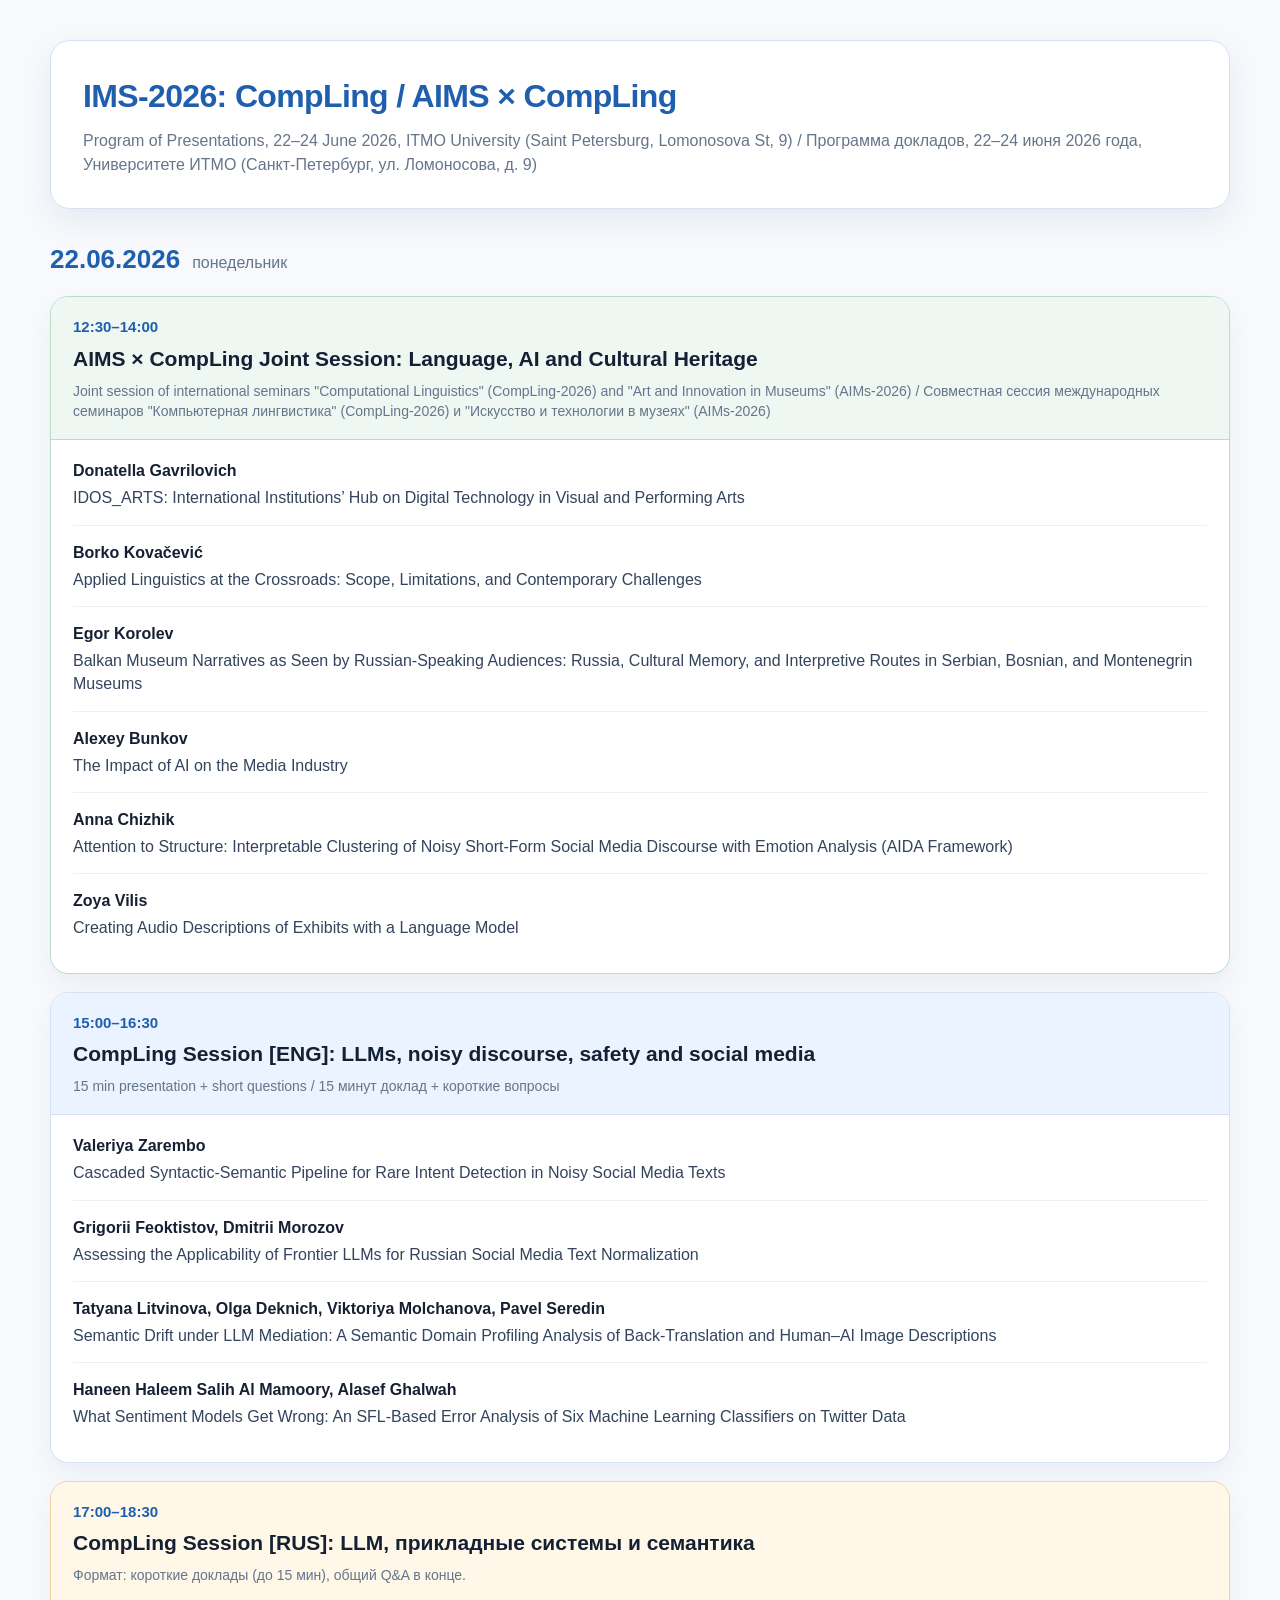
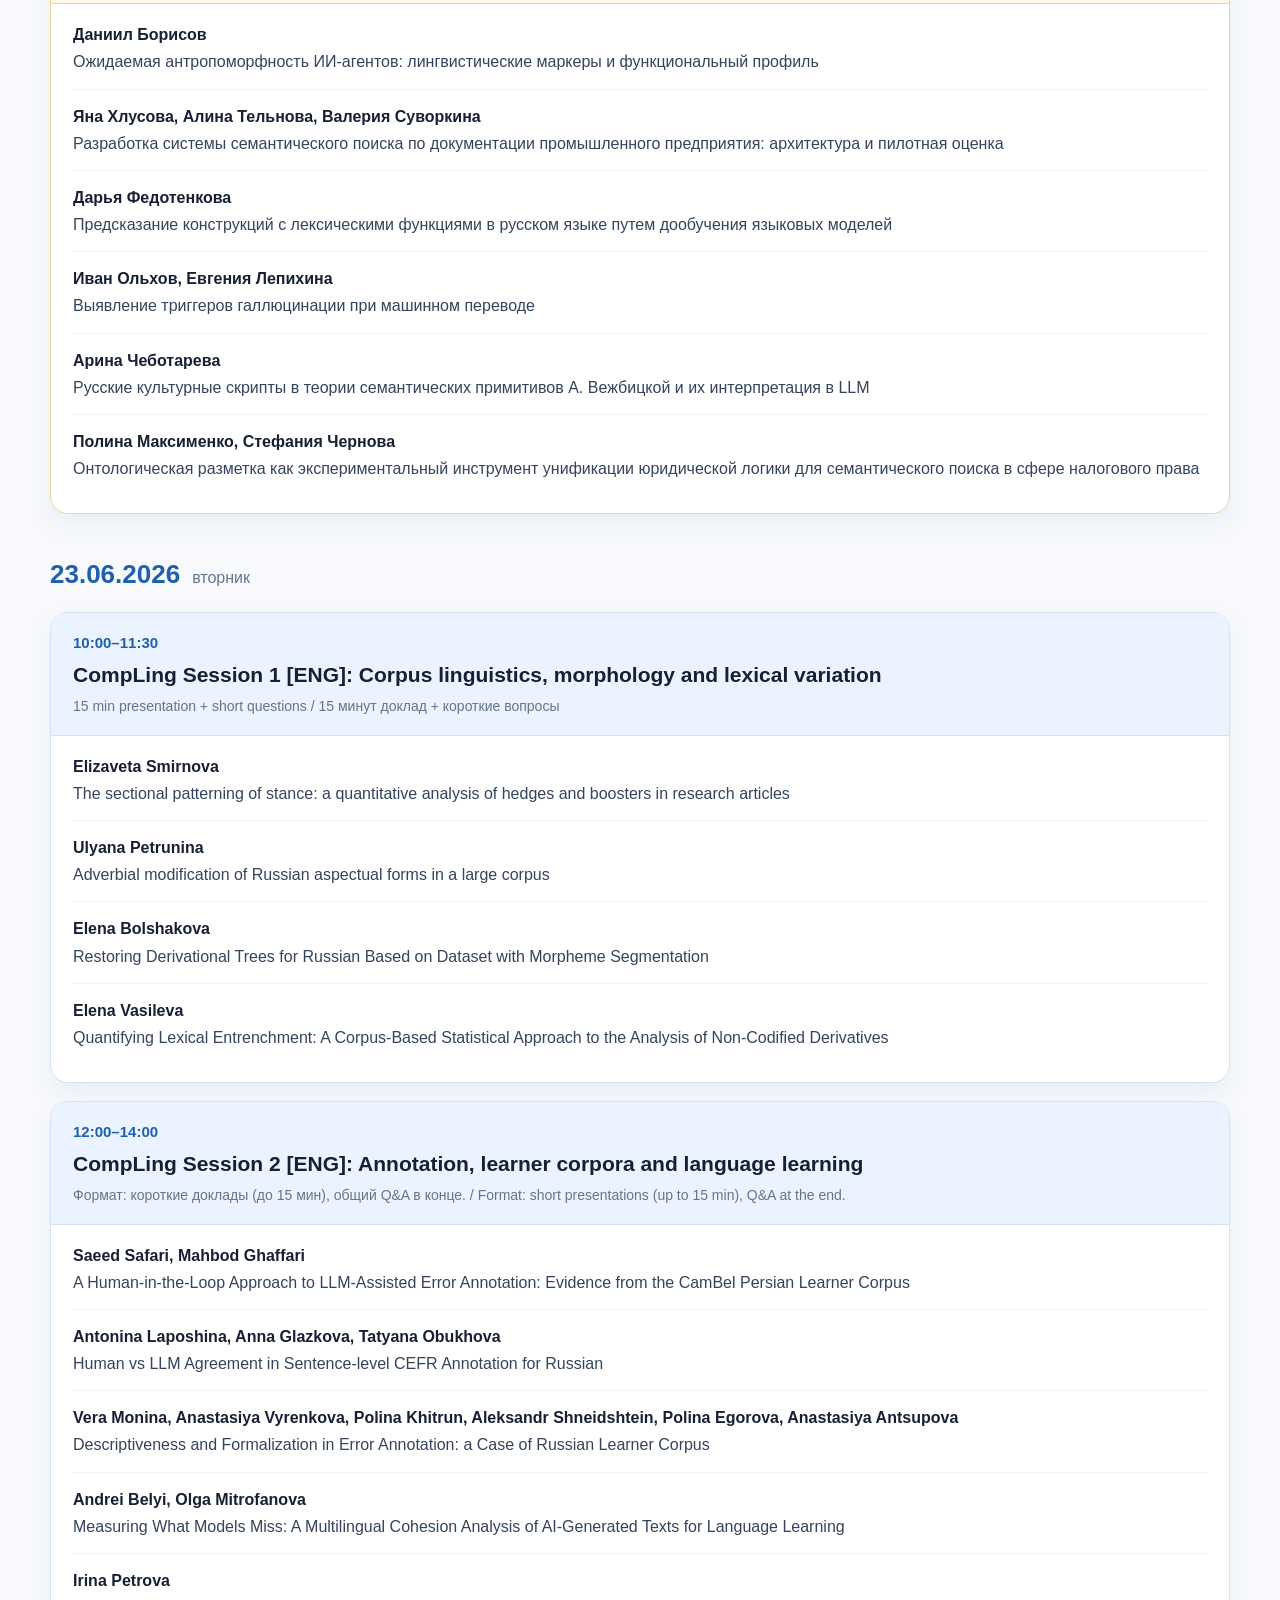
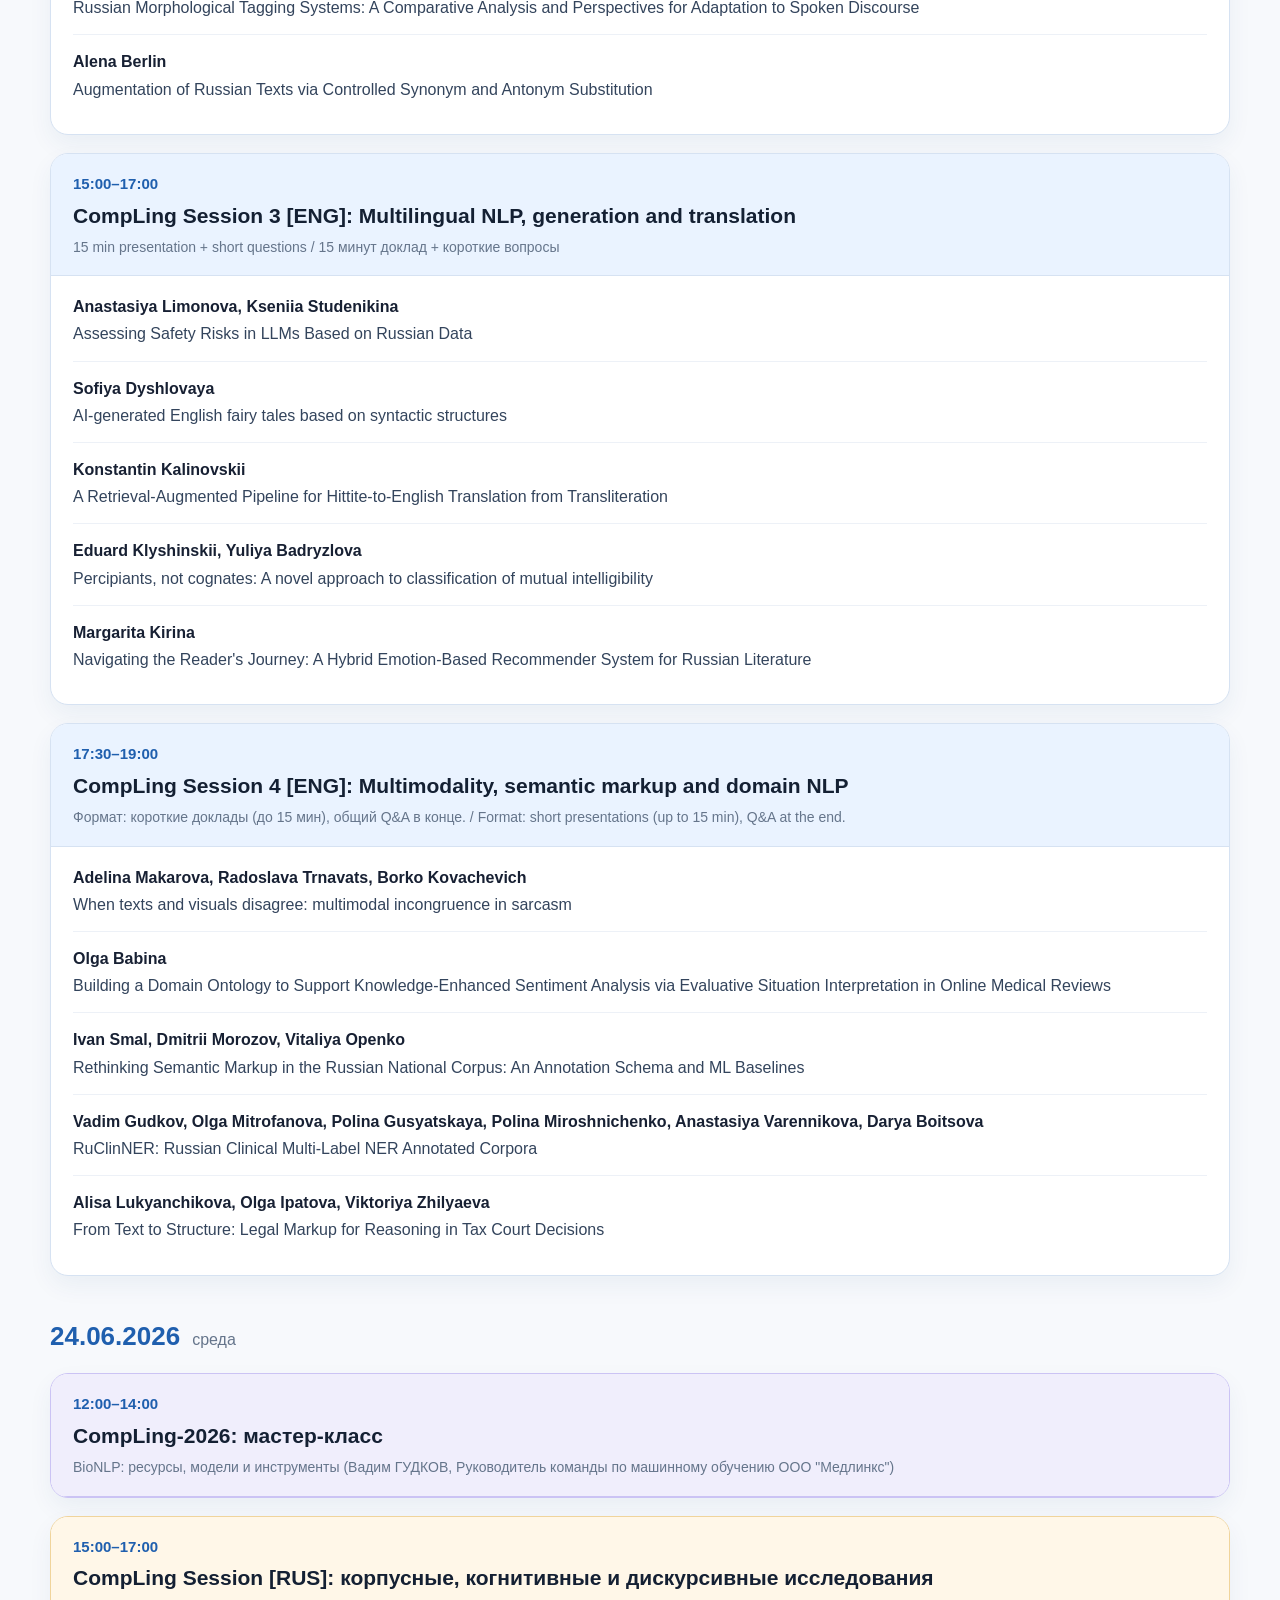
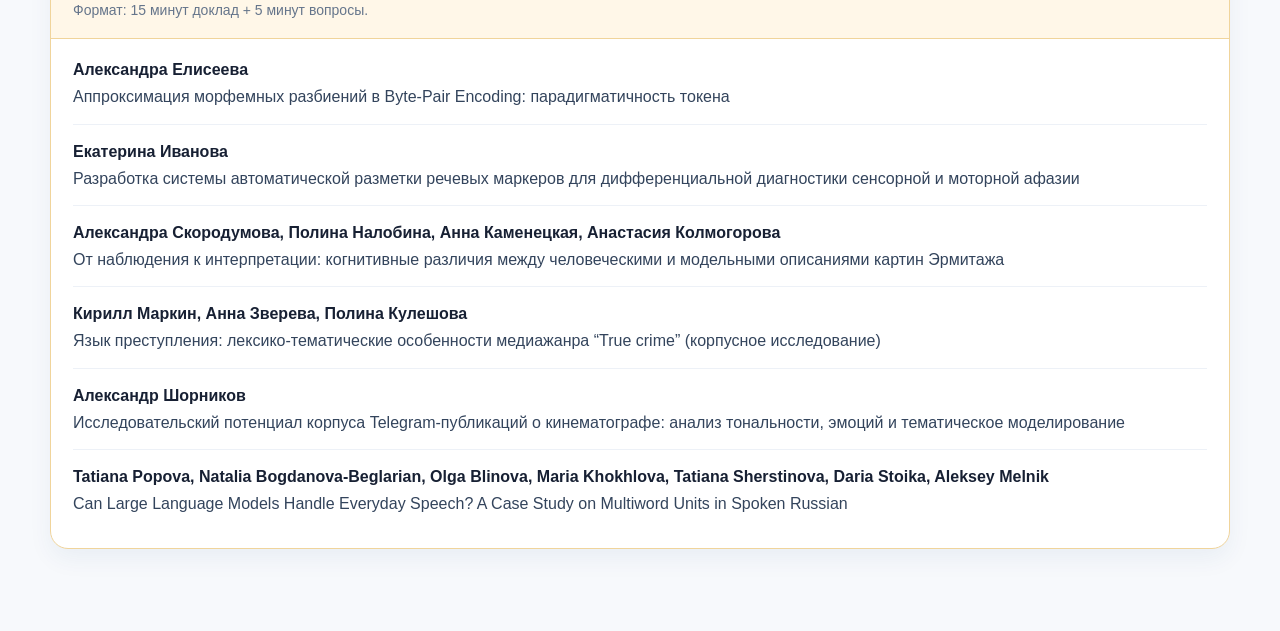
<file: IMS-2026_CompLing_schedule.html>
<!DOCTYPE html>

<html lang="ru">
<head>
<meta charset="utf-8"/>
<meta content="width=device-width, initial-scale=1.0" name="viewport"/>
<title>IMS-2026: CompLing Schedule</title>
<style>
    :root{--blue:#1f5fae;--light:#eaf3ff;--border:#d6e2f2;--text:#1d2430;--muted:#65758b;--bg:#f7f9fc;--white:#fff;--rus:#fff7e8;--rus-border:#f0d49b;--joint:#eef7f2;--joint-border:#b9ddc7;--workshop:#f0eefc;--workshop-border:#cbc3f4}*{box-sizing:border-box}body{margin:0;padding:40px 24px;font-family:Arial,Helvetica,sans-serif;color:var(--text);background:var(--bg);line-height:1.45}.page{max-width:1180px;margin:0 auto}header{margin-bottom:32px;padding:32px;background:var(--white);border:1px solid var(--border);border-radius:20px;box-shadow:0 12px 32px rgba(25,64,120,.08)}h1{margin:0 0 10px;font-size:32px;color:var(--blue);letter-spacing:-.02em}.subtitle{margin:0;color:var(--muted);font-size:16px}.note{margin-top:18px;padding:14px 16px;border-radius:14px;background:#f3f7fd;color:#33445c;font-size:14px}.day{margin:30px 0 42px}.day-title{display:flex;align-items:baseline;gap:12px;margin:0 0 18px;color:var(--blue);font-size:26px}.day-title span{color:var(--muted);font-size:16px;font-weight:400}.grid{display:grid;gap:18px}.session{background:var(--white);border:1px solid var(--border);border-radius:18px;overflow:hidden;box-shadow:0 10px 24px rgba(25,64,120,.06)}.session.joint{border-color:var(--joint-border)}.session.rus{border-color:var(--rus-border)}.session.workshop{border-color:var(--workshop-border)}.session-head{padding:18px 22px;background:var(--light);border-bottom:1px solid var(--border)}.joint .session-head{background:var(--joint);border-bottom-color:var(--joint-border)}.rus .session-head{background:var(--rus);border-bottom-color:var(--rus-border)}.workshop .session-head{background:var(--workshop);border-bottom-color:var(--workshop-border)}.time{display:inline-block;margin-bottom:6px;font-weight:700;color:var(--blue);font-size:15px}.session h3{margin:0;font-size:21px;color:#142033}.format{margin-top:6px;color:var(--muted);font-size:14px}.talks{padding:4px 22px 18px}.talk{padding:15px 0;border-bottom:1px solid #edf1f7}.talk:last-child{border-bottom:none}.speaker{display:block;margin-bottom:4px;font-weight:700;color:#172033}.title{color:#33445c}.placeholder{color:#5c6170;font-style:italic}@media print{body{padding:0;background:white}.page{max-width:none}header,.session{box-shadow:none;break-inside:avoid}.day{break-inside:avoid}}
  </style>
</head>
<body>
<main class="page">
<header>
<h1>IMS-2026: CompLing / AIMS × CompLing</h1>
<p class="subtitle">Program of Presentations, 22–24 June 2026, ITMO University (Saint Petersburg, Lomonosova St, 9) / Программа докладов, 22–24 июня 2026 года, Университете ИТМО (Санкт-Петербург, ул. Ломоносова, д. 9)</p>
</header>
<section class="day"><h2 class="day-title">22.06.2026 <span>понедельник</span></h2>
<div class="grid">
<article class="session joint">
<div class="session-head"><span class="time">12:30–14:00</span>
<h3>AIMS × CompLing Joint Session: Language, AI and Cultural Heritage</h3>
<div class="format">Joint session of international seminars "Computational Linguistics" (CompLing-2026) and "Art and Innovation in Museums" (AIMs-2026) / Совместная сессия международных семинаров "Компьютерная лингвистика" (CompLing-2026) и "Искусство и технологии в музеях" (AIMs-2026)</div>
</div>
<div class="talks">
<div class="talk"><span class="speaker">Donatella Gavrilovich</span><span class="title">IDOS_ARTS: International Institutions’ Hub on Digital Technology in Visual and Performing Arts</span></div>
<div class="talk"><span class="speaker">Borko Kovačević</span><span class="title">Applied Linguistics at the Crossroads: Scope, Limitations, and Contemporary Challenges</span></div>
<div class="talk"><span class="speaker">Egor Korolev</span><span class="title">Balkan Museum Narratives as Seen by Russian-Speaking Audiences: Russia, Cultural Memory, and Interpretive Routes in Serbian, Bosnian, and Montenegrin Museums</span></div>
<div class="talk"><span class="speaker">Alexey Bunkov</span><span class="title">The Impact of AI on the Media Industry</span></div>
<div class="talk"><span class="speaker">Anna Chizhik</span><span class="title">Attention to Structure: Interpretable Clustering of Noisy Short-Form Social Media Discourse with Emotion Analysis (AIDA Framework)</span></div>
<div class="talk"><span class="speaker">Zoya Vilis</span><span class="title">Creating Audio Descriptions of Exhibits with a Language Model</span></div>

</div>
</article>
<article class="session"><div class="session-head"><span class="time">15:00–16:30</span>
<h3>CompLing Session [ENG]: LLMs, noisy discourse, safety and social media</h3>
<div class="format">15 min presentation + short questions / 15 минут доклад + короткие вопросы</div></div><div class="talks">
<div class="talk"><span class="speaker">Valeriya Zarembo</span><span class="title">Cascaded Syntactic-Semantic Pipeline for Rare Intent Detection in Noisy Social Media Texts</span></div>
<div class="talk"><span class="speaker">Grigorii Feoktistov, Dmitrii Morozov</span><span class="title">Assessing the Applicability of Frontier LLMs for Russian Social Media Text Normalization</span></div>
<div class="talk"><span class="speaker">Tatyana Litvinova, Olga Deknich, Viktoriya Molchanova, Pavel Seredin </span><span class="title">Semantic Drift under LLM Mediation: A Semantic Domain Profiling Analysis of Back-Translation and Human–AI Image Descriptions</span></div>
<div class="talk"><span class="speaker">Haneen Haleem Salih Al Mamoory, Alasef Ghalwah</span><span class="title">What Sentiment Models Get Wrong: An SFL-Based Error Analysis of Six Machine Learning Classifiers on Twitter Data</span></div>
</div>
</article>
<article class="session rus"><div class="session-head"><span class="time">17:00–18:30</span>
<h3>CompLing Session [RUS]: LLM, прикладные системы и семантика</h3>
<div class="format">Формат: короткие доклады (до 15 мин), общий Q&amp;A в конце.</div></div><div class="talks">
<div class="talk"><span class="speaker">Даниил Борисов</span><span class="title">Ожидаемая антропоморфность ИИ-агентов: лингвистические маркеры и функциональный профиль</span></div>
<div class="talk"><span class="speaker">Яна Хлусова, Алина Тельнова, Валерия Суворкина</span><span class="title">Разработка системы семантического поиска по документации промышленного предприятия: архитектура и пилотная оценка</span></div>
<div class="talk"><span class="speaker">Дарья Федотенкова</span><span class="title">Предсказание конструкций с лексическими функциями в русском языке путем дообучения языковых моделей</span></div>
<div class="talk"><span class="speaker">Иван Ольхов, Евгения Лепихина</span><span class="title">Выявление триггеров галлюцинации при машинном переводе</span></div>
<div class="talk"><span class="speaker">Арина Чеботарева</span><span class="title">Русские культурные скрипты в теории семантических примитивов А. Вежбицкой и их интерпретация в LLM</span></div>
<div class="talk"><span class="speaker">Полина Максименко, Стефания Чернова</span><span class="title">Онтологическая разметка как экспериментальный инструмент унификации
юридической логики для семантического поиска в сфере налогового права</span></div>

</div>
</article>
</div></section>
<section class="day"><h2 class="day-title">23.06.2026 <span>вторник</span></h2><div class="grid">
<article class="session"><div class="session-head"><span class="time">10:00–11:30</span>
<h3>CompLing Session 1 [ENG]: Corpus linguistics, morphology and lexical variation</h3>
<div class="format">15 min presentation + short questions / 15 минут доклад + короткие вопросы</div></div><div class="talks">
<div class="talk"><span class="speaker">Elizaveta Smirnova</span><span class="title">The sectional patterning of stance: a quantitative analysis of hedges and boosters in research articles</span></div>
<div class="talk"><span class="speaker">Ulyana Petrunina</span><span class="title">Adverbial modification of Russian aspectual forms in a large corpus</span></div>
<div class="talk"><span class="speaker">Elena Bolshakova</span><span class="title">Restoring Derivational Trees for Russian Based on Dataset with Morpheme Segmentation</span></div>
<div class="talk"><span class="speaker">Elena Vasileva</span><span class="title">Quantifying Lexical Entrenchment: A Corpus-Based Statistical Approach to the Analysis of Non-Codified Derivatives</span></div>
</div>
</article>
<article class="session"><div class="session-head"><span class="time">12:00–14:00</span>
<h3>CompLing Session 2 [ENG]: Annotation, learner corpora and language learning</h3>
<div class="format">Формат: короткие доклады (до 15 мин), общий Q&amp;A в конце. / Format: short presentations (up to 15 min), Q&A at the end. </div></div><div class="talks">
<div class="talk"><span class="speaker">Saeed Safari, Mahbod Ghaffari</span><span class="title">A Human-in-the-Loop Approach to LLM-Assisted Error Annotation: Evidence from the CamBel Persian Learner Corpus</span></div>
<div class="talk"><span class="speaker">Antonina Laposhina, Anna Glazkova, Tatyana Obukhova</span><span class="title">Human vs LLM Agreement in Sentence-level CEFR Annotation for Russian</span></div>
<div class="talk"><span class="speaker">Vera Monina, Anastasiya Vyrenkova, Polina Khitrun, Aleksandr Shneidshtein, Polina Egorova, Anastasiya Antsupova</span><span class="title">Descriptiveness and Formalization in Error Annotation: a Case of Russian Learner Corpus</span></div>
<div class="talk"><span class="speaker">Andrei Belyi, Olga Mitrofanova</span><span class="title">Measuring What Models Miss: A Multilingual Cohesion Analysis of AI-Generated Texts for Language Learning</span></div>
<div class="talk"><span class="speaker">Irina Petrova</span><span class="title">Russian Morphological Tagging Systems: A Comparative Analysis and Perspectives for Adaptation to Spoken Discourse</span></div>
<div class="talk"><span class="speaker">Alena Berlin</span><span class="title">Augmentation of Russian Texts via Controlled Synonym and Antonym Substitution</span></div>
</div>
</article>
<article class="session"><div class="session-head"><span class="time">15:00–17:00</span>
<h3>CompLing Session 3 [ENG]: Multilingual NLP, generation and translation</h3>
<div class="format">15 min presentation + short questions / 15 минут доклад + короткие вопросы</div></div><div class="talks">
<div class="talk"><span class="speaker">Anastasiya Limonova, Kseniia Studenikina</span><span class="title">Assessing Safety Risks in LLMs Based on Russian Data</span></div>
<div class="talk"><span class="speaker">Sofiya Dyshlovaya</span><span class="title">AI-generated English fairy tales based on syntactic structures</span></div>
<div class="talk"><span class="speaker">Konstantin Kalinovskii</span><span class="title">A Retrieval-Augmented Pipeline for Hittite-to-English Translation from Transliteration</span></div>
<div class="talk"><span class="speaker">Eduard Klyshinskii, Yuliya Badryzlova</span><span class="title">Percipiants, not cognates: A novel approach to classification of mutual intelligibility</span></div>
<div class="talk"><span class="speaker">Margarita Kirina</span><span class="title">Navigating the Reader's Journey: A Hybrid Emotion-Based Recommender System for Russian Literature</span></div>
</div>
</article>
<article class="session"><div class="session-head"><span class="time">17:30–19:00</span>
<h3>CompLing Session 4 [ENG]: Multimodality, semantic markup and domain NLP</h3>
<div class="format">Формат: короткие доклады (до 15 мин), общий Q&amp;A в конце. / Format: short presentations (up to 15 min), Q&A at the end.</div></div><div class="talks">
<div class="talk"><span class="speaker">Adelina Makarova, Radoslava Trnavats, Borko Kovachevich</span><span class="title">When texts and visuals disagree: multimodal incongruence in sarcasm</span></div>
<div class="talk"><span class="speaker">Olga Babina</span><span class="title">Building a Domain Ontology to Support Knowledge-Enhanced Sentiment Analysis via Evaluative Situation Interpretation in Online Medical Reviews</span></div>
<div class="talk"><span class="speaker">Ivan Smal, Dmitrii Morozov, Vitaliya Openko</span><span class="title">Rethinking Semantic Markup in the Russian National Corpus: An Annotation Schema and ML Baselines</span></div>
<div class="talk"><span class="speaker">Vadim Gudkov, Olga Mitrofanova, Polina Gusyatskaya, Polina Miroshnichenko, Anastasiya Varennikova, Darya Boitsova</span><span class="title">RuClinNER: Russian Clinical Multi-Label NER Annotated Corpora</span></div>
<div class="talk"><span class="speaker">Alisa Lukyanchikova, Olga Ipatova, Viktoriya Zhilyaeva</span><span class="title">From Text to Structure: Legal Markup for Reasoning in Tax Court Decisions</span></div>
</div>
</article>
</div></section>
<section class="day"><h2 class="day-title">24.06.2026 <span>среда</span></h2><div class="grid">
<article class="session workshop"><div class="session-head"><span class="time">12:00–14:00</span>
<h3>CompLing-2026: мастер-класс</h3><div class="format">BioNLP: ресурсы, модели и инструменты (Вадим ГУДКОВ, Руководитель команды по машинному обучению ООО
"Медлинкс")</div></div></article>
<article class="session rus"><div class="session-head"><span class="time">15:00–17:00</span>
<h3>CompLing Session [RUS]: корпусные, когнитивные и дискурсивные исследования</h3>
<div class="format">Формат: 15 минут доклад + 5 минут вопросы.</div></div><div class="talks">
<div class="talk"><span class="speaker">Александра Елисеева</span><span class="title">Аппроксимация морфемных разбиений в Byte-Pair Encoding: парадигматичность токена</span></div>
<div class="talk"><span class="speaker">Екатерина Иванова</span><span class="title">Разработка системы автоматической разметки речевых маркеров для дифференциальной диагностики сенсорной и моторной афазии</span></div>
<div class="talk"><span class="speaker">Александра Скородумова, Полина Налобина, Анна Каменецкая, Анастасия Колмогорова</span><span class="title">От наблюдения к интерпретации: когнитивные различия между человеческими и модельными описаниями картин Эрмитажа</span></div>
<div class="talk"><span class="speaker">Кирилл Маркин, Анна Зверева, Полина Кулешова</span><span class="title">Язык преступления: лексико-тематические особенности медиажанра “True crime” (корпусное исследование)</span></div>
<div class="talk"><span class="speaker">Александр Шорников</span><span class="title">Исследовательский потенциал корпуса Telegram-публикаций о кинематографе: анализ тональности, эмоций и тематическое моделирование</span></div>
<div class="talk"><span class="speaker">Tatiana Popova, Natalia Bogdanova-Beglarian, Olga Blinova, Maria Khokhlova, Tatiana Sherstinova, Daria Stoika, Aleksey Melnik </span><span class="title">Can Large Language Models Handle Everyday Speech? A Case Study on Multiword Units in Spoken Russian</span></div>
</div></article>
</div></section>
</main>
</body>
</html>
</file>
